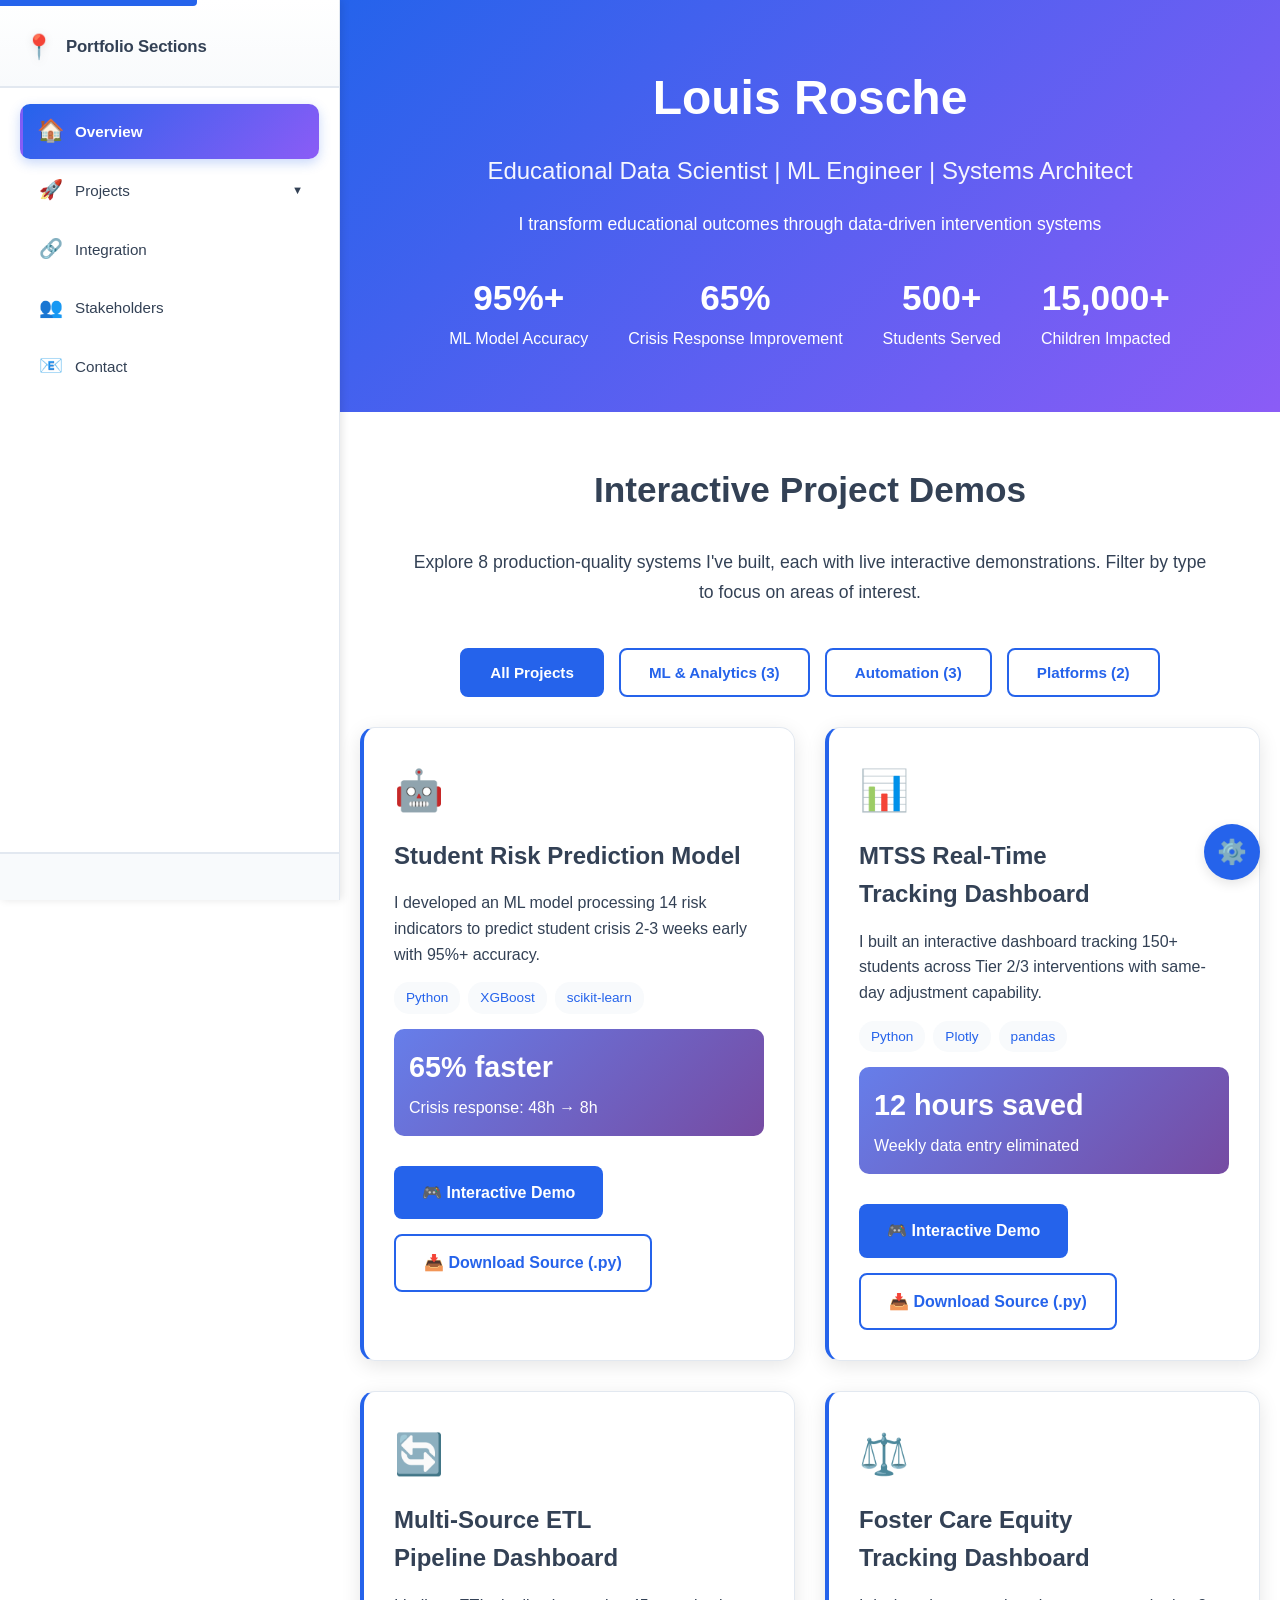
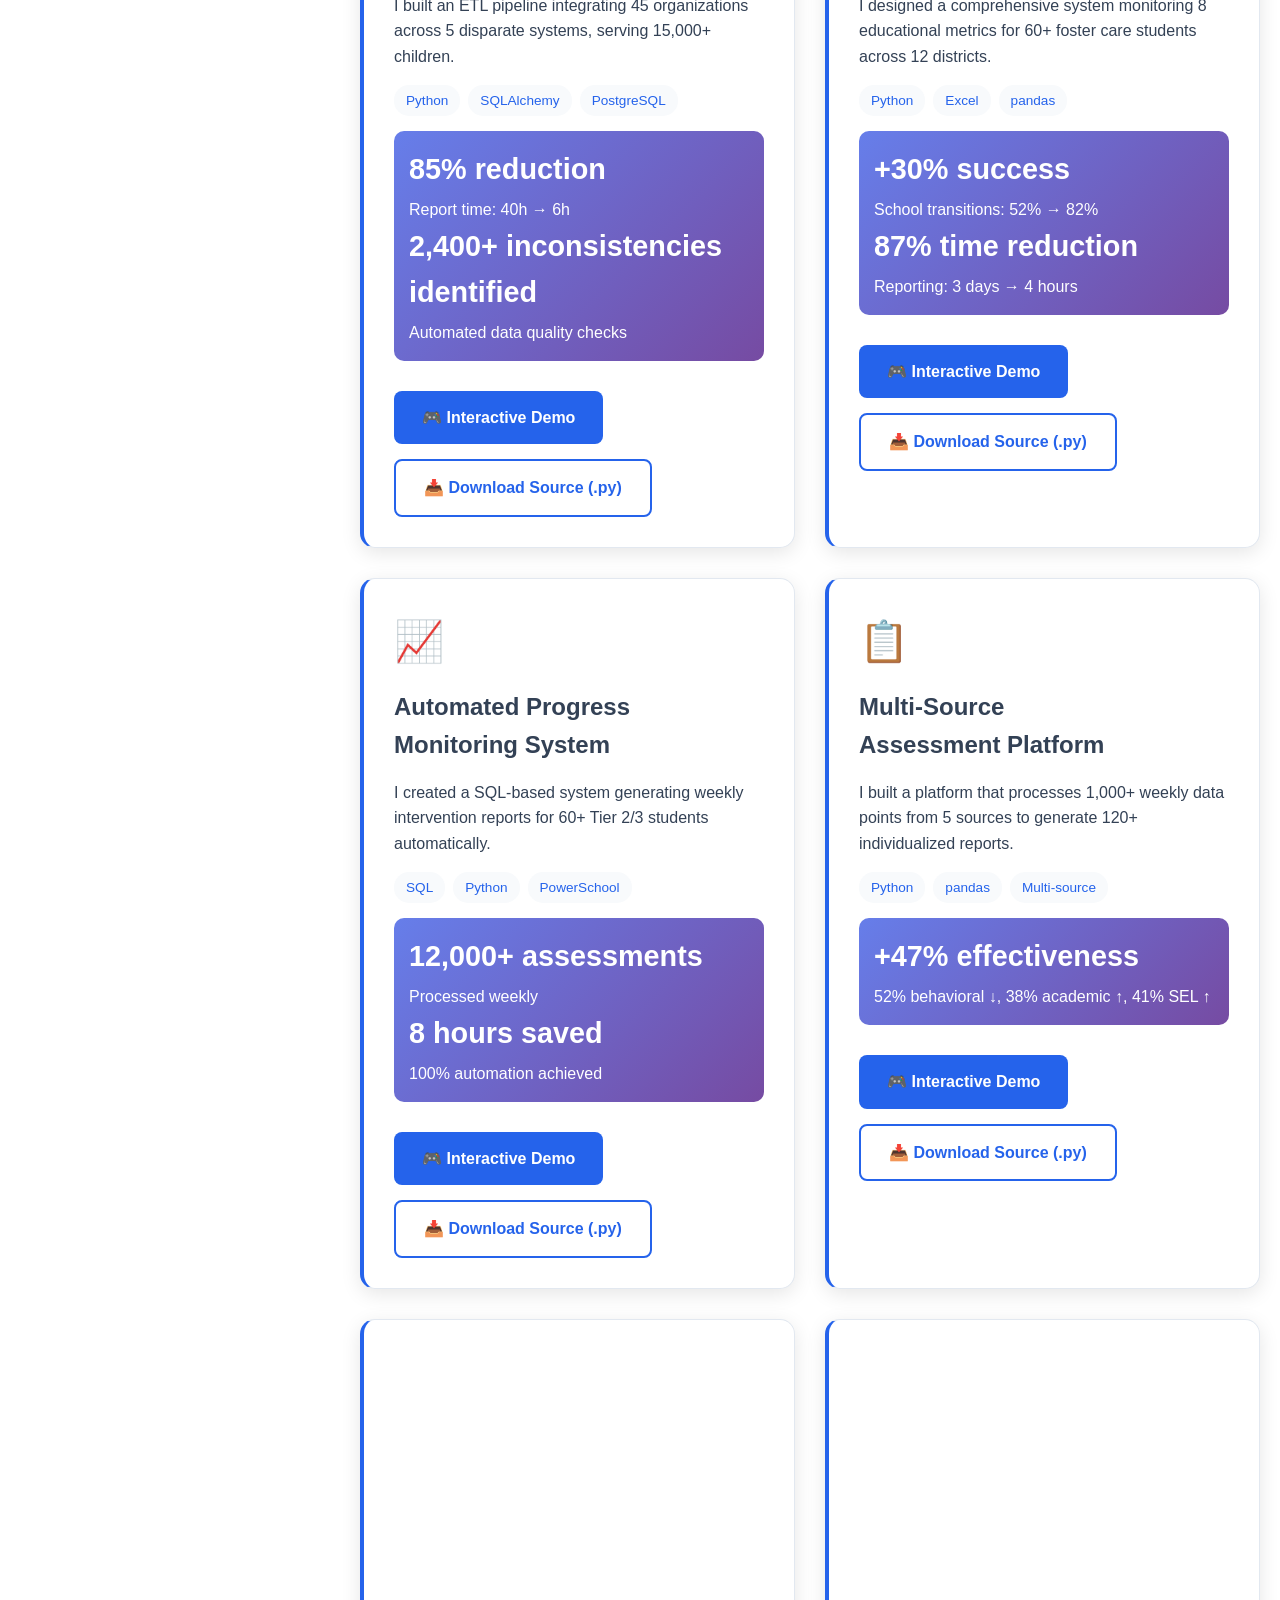
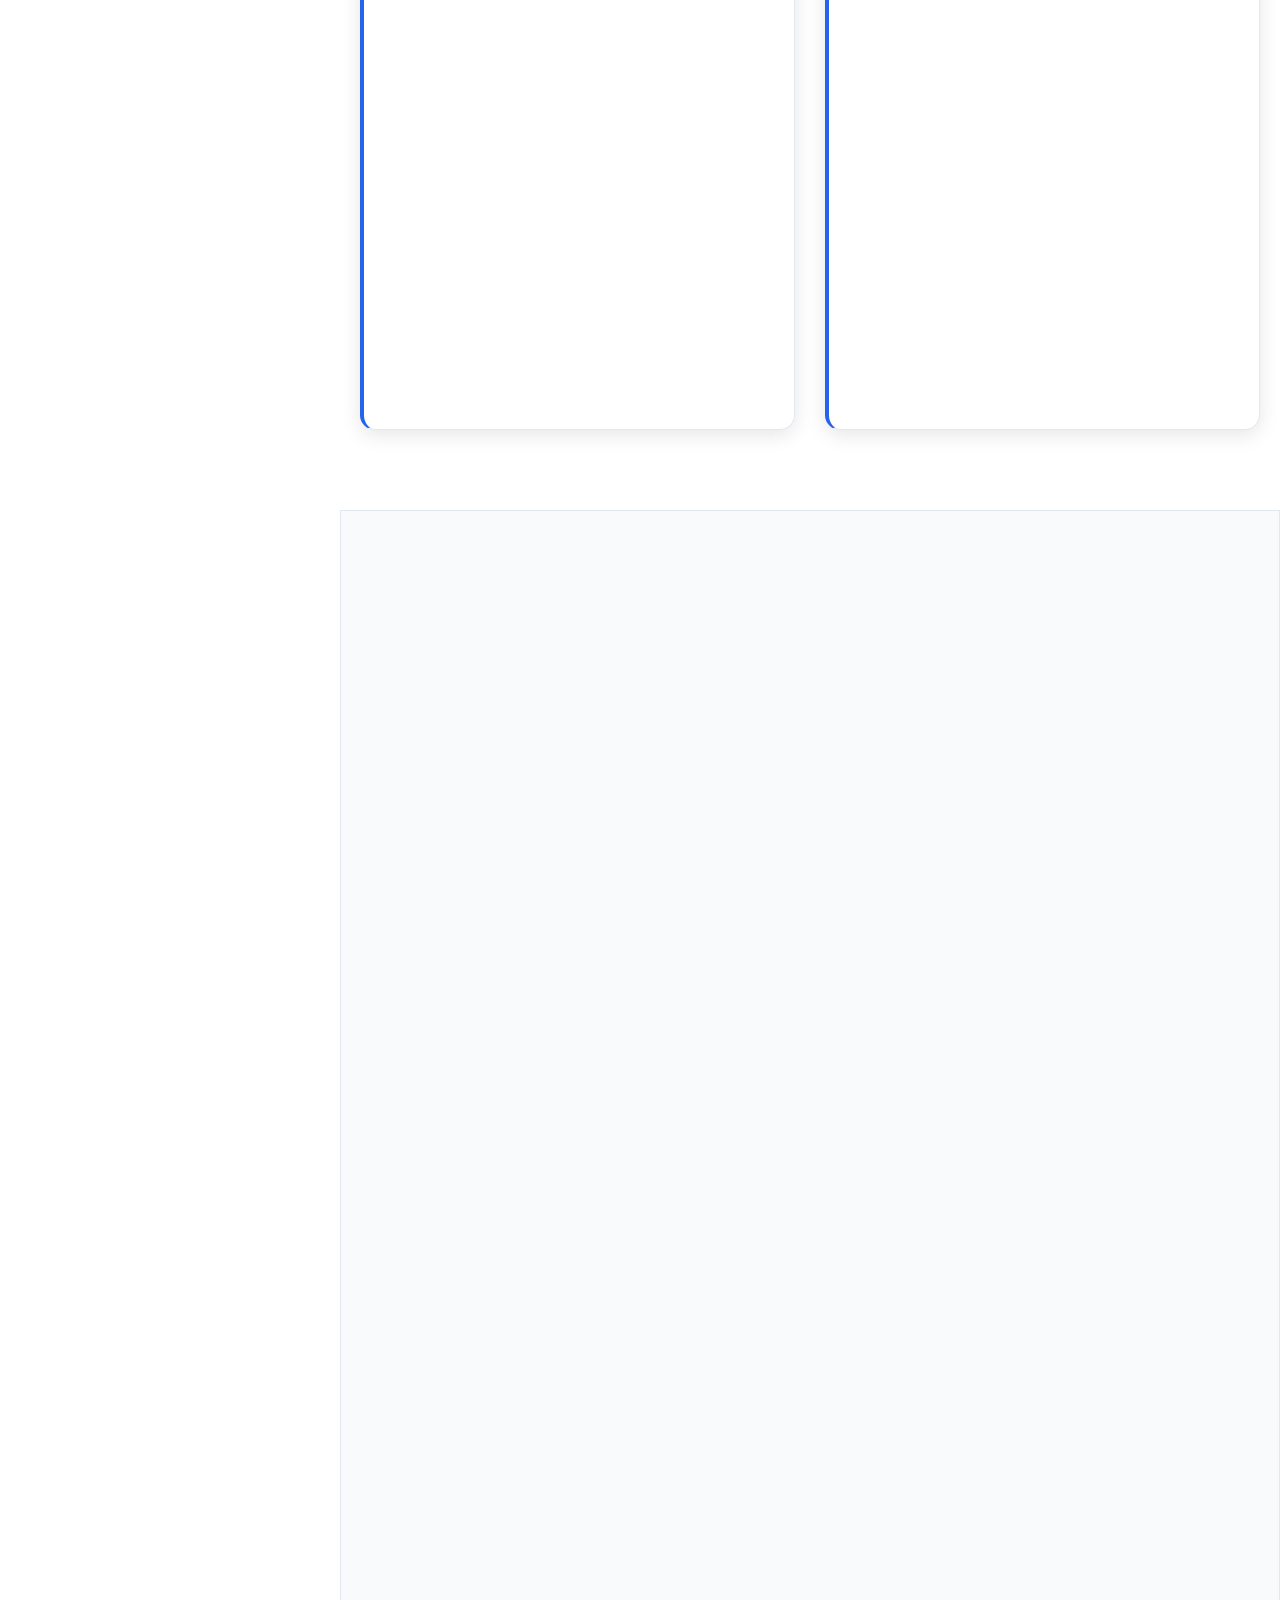
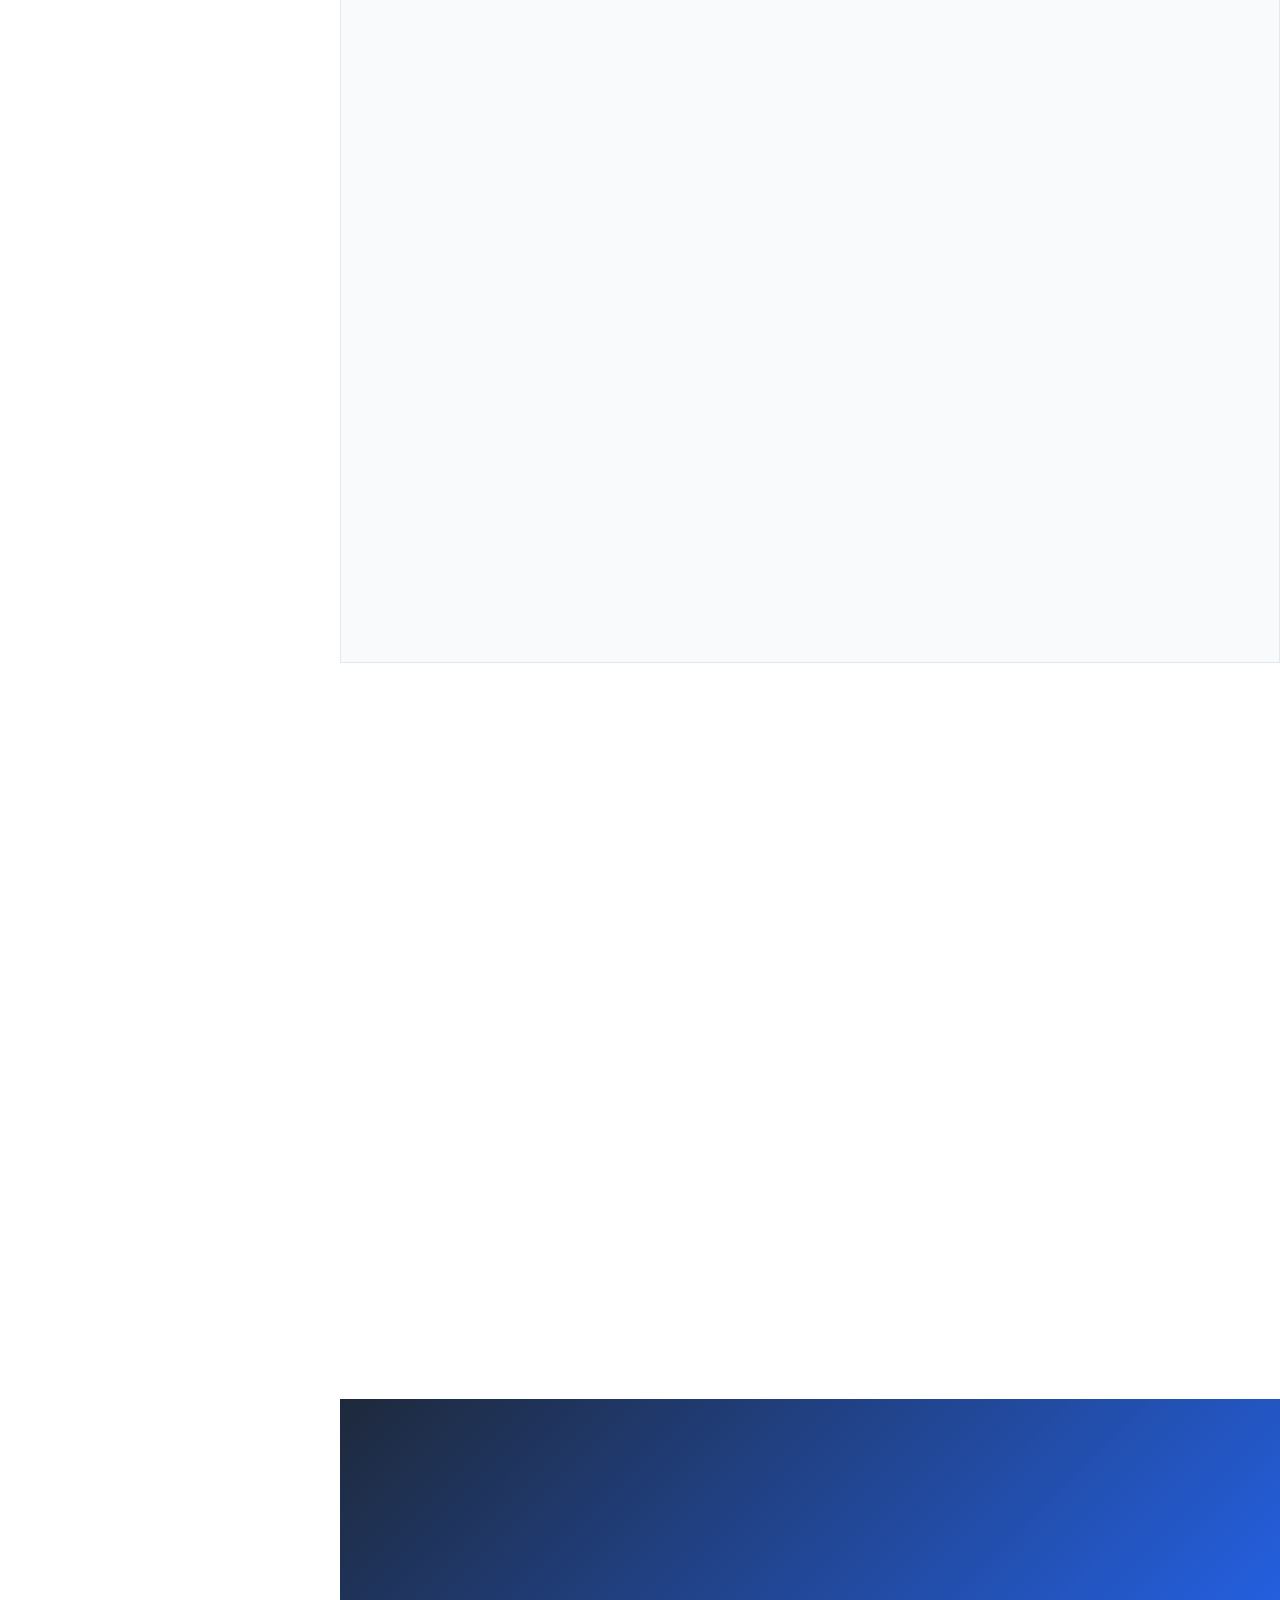
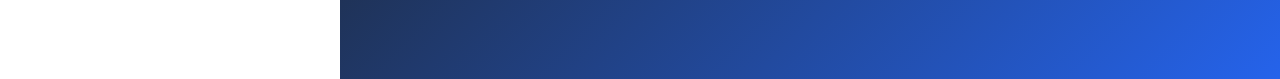
<file: index.html>
<!DOCTYPE html>
<html lang="en">
<head>
    <meta charset="UTF-8">
    <meta name="viewport" content="width=device-width, initial-scale=1.0">

    <!-- Primary Meta Tags -->
    <title>Louis Rosche - Data-Driven Educational Technology Portfolio</title>
    <meta name="description" content="Data-driven educational technology leader with 9+ years classroom experience and 4 years technical expertise. Explore ML models, dashboards, and systems serving 15,000+ students.">
    <meta name="author" content="Louis Rosche">
    <meta name="keywords" content="educational data science, machine learning, Python, SQL, educational technology, MTSS, student intervention systems">

    <!-- Open Graph / Social Media -->
    <meta property="og:type" content="profile">
    <meta property="og:title" content="Louis Rosche - Data-Driven Educational Technology Portfolio">
    <meta property="og:description" content="Educational technology leader combining 9+ years classroom experience with technical expertise in ML, data systems, and automation.">
    <meta property="og:url" content="https://github.com/LouisRosche/Resume-Artifacts">
    <meta name="twitter:card" content="summary_large_image">

    <!-- Canonical URL -->
    <link rel="canonical" href="https://github.com/LouisRosche/Resume-Artifacts">

    <!-- Resource Hints for Performance (Core Web Vitals optimization) -->
    <link rel="dns-prefetch" href="https://cdn.jsdelivr.net">
    <link rel="preconnect" href="https://cdn.jsdelivr.net" crossorigin>

    <!-- Favicon -->
    <link rel="icon" href="data:image/svg+xml,<svg xmlns=%22http://www.w3.org/2000/svg%22 viewBox=%220 0 100 100%22><text y=%22.9em%22 font-size=%2290%22>📊</text></svg>">

    <!-- Stylesheets -->
    <link rel="stylesheet" href="styles.css">

    <!-- Global settings for immediate theme application (before DOM renders) -->
    <script src="global-settings.js"></script>

    <!-- Structured Data -->
    <script type="application/ld+json">
    {
        "@context": "https://schema.org/",
        "@type": "Person",
        "name": "Louis Rosche",
        "url": "https://github.com/LouisRosche/Resume-Artifacts",
        "sameAs": [
            "https://linkedin.com/in/louis-rosche",
            "https://github.com/LouisRosche"
        ],
        "jobTitle": "Data-Driven Educational Technology Leader",
        "knowsAbout": [
            "Machine Learning",
            "Educational Data Science",
            "Python",
            "SQL",
            "System Architecture",
            "Educational Technology"
        ],
        "alumniOf": "Truman State University"
    }
    </script>
</head>
<body>
    <!-- Skip to main content - Accessibility -->
    <a href="#main-content" class="skip-link">Skip to main content</a>

    <!-- Sidebar Navigation -->
    <aside class="sidebar-nav" role="navigation" aria-label="Page sections">
        <div class="sidebar-header">
            <span class="sidebar-icon" role="img" aria-label="Navigation">📍</span>
            <span class="sidebar-title">Portfolio Sections</span>
        </div>
        <div class="sidebar-links-container">
            <ul class="sidebar-links">
                <li><a href="#hero" class="sidebar-link active" data-section="hero">
                    <span class="link-icon">🏠</span>
                    <span class="link-text">Overview</span>
                </a></li>
                <li class="has-dropdown">
                    <a href="#projects" class="sidebar-link" data-section="projects">
                        <span class="link-icon">🚀</span>
                        <span class="link-text">Projects</span>
                        <span class="dropdown-arrow">▼</span>
                    </a>
                    <ul class="sidebar-dropdown">
                        <li><a href="predictive-model/demo.html" class="sidebar-link-sub">
                            <span class="link-text">Student Risk Prediction Model</span>
                        </a></li>
                        <li><a href="mtss-dashboard/demo.html" class="sidebar-link-sub">
                            <span class="link-text">MTSS Real-Time Tracking Dashboard</span>
                        </a></li>
                        <li><a href="etl-pipeline/demo.html" class="sidebar-link-sub">
                            <span class="link-text">Multi-Source ETL Pipeline Dashboard</span>
                        </a></li>
                        <li><a href="equity-tracking/demo.html" class="sidebar-link-sub">
                            <span class="link-text">Foster Care Equity Tracking Dashboard</span>
                        </a></li>
                        <li><a href="progress-monitoring/demo.html" class="sidebar-link-sub">
                            <span class="link-text">Automated Progress Monitoring System</span>
                        </a></li>
                        <li><a href="assessment-platform/demo.html" class="sidebar-link-sub">
                            <span class="link-text">Multi-Source Assessment Platform</span>
                        </a></li>
                        <li><a href="workflow-automation/demo.html" class="sidebar-link-sub">
                            <span class="link-text">Automated Mentoring Workflow System</span>
                        </a></li>
                        <li><a href="restorative-justice-platform/index.html" class="sidebar-link-sub">
                            <span class="link-text">Restorative Justice Circle Platform</span>
                        </a></li>
                    </ul>
                </li>
                <li><a href="#integration" class="sidebar-link" data-section="integration">
                    <span class="link-icon">🔗</span>
                    <span class="link-text">Integration</span>
                </a></li>
                <li><a href="#stakeholders" class="sidebar-link" data-section="stakeholders">
                    <span class="link-icon">👥</span>
                    <span class="link-text">Stakeholders</span>
                </a></li>
                <li><a href="#contact" class="sidebar-link" data-section="contact">
                    <span class="link-icon">📧</span>
                    <span class="link-text">Contact</span>
                </a></li>
            </ul>
        </div>
        <div class="sidebar-progress">
            <div class="progress-bar" id="reading-progress"></div>
        </div>
    </aside>

    <!-- Hero Section -->
    <section id="hero" class="hero">
        <h1>Louis Rosche</h1>
        <p class="tagline">Educational Data Scientist | ML Engineer | Systems Architect</p>
        <p class="section-subtitle" style="color: white; max-width: 600px; margin: 15px auto;">
            I transform educational outcomes through data-driven intervention systems
        </p>

        <div class="stats">
            <div class="stat">
                <span class="stat-value">95%+</span>
                <span class="stat-label">ML Model Accuracy</span>
            </div>
            <div class="stat">
                <span class="stat-value">65%</span>
                <span class="stat-label">Crisis Response Improvement</span>
            </div>
            <div class="stat">
                <span class="stat-value">500+</span>
                <span class="stat-label">Students Served</span>
            </div>
            <div class="stat">
                <span class="stat-value">15,000+</span>
                <span class="stat-label">Children Impacted</span>
            </div>
        </div>
    </section>

    <!-- Main Content -->
    <main id="main-content">
        <!-- Projects Section -->
        <section id="projects" class="container">
            <h2 class="section-heading">Interactive Project Demos</h2>
            <p class="section-subtitle">
                Explore 8 production-quality systems I've built, each with live interactive demonstrations.
                Filter by type to focus on areas of interest.
            </p>

            <!-- Project Filtering -->
            <div class="projects-filter" role="toolbar" aria-label="Filter projects by category">
                <button class="filter-btn active"
                        data-filter="all"
                        onclick="filterProjects('all')"
                        aria-pressed="true">
                    All Projects
                </button>
                <button class="filter-btn"
                        data-filter="ml-analytics"
                        onclick="filterProjects('ml-analytics')"
                        aria-pressed="false">
                    ML & Analytics (3)
                </button>
                <button class="filter-btn"
                        data-filter="automation"
                        onclick="filterProjects('automation')"
                        aria-pressed="false">
                    Automation (3)
                </button>
                <button class="filter-btn"
                        data-filter="platforms"
                        onclick="filterProjects('platforms')"
                        aria-pressed="false">
                    Platforms (2)
                </button>
            </div>

            <div class="projects-grid">
                <!-- Project 1: Predictive Model -->
                <article class="project-card" data-category="ml-analytics" aria-labelledby="project-1-title">
                    <div class="project-icon" role="img" aria-label="Machine Learning and Artificial Intelligence">🤖</div>
                    <h3 id="project-1-title">Student Risk Prediction Model</h3>
                    <p>I developed an ML model processing 14 risk indicators to predict student crisis 2-3 weeks early with 95%+ accuracy.</p>

                    <div class="tech-stack" role="list" aria-label="Technologies used">
                        <span class="tech-badge" role="listitem">Python</span>
                        <span class="tech-badge" role="listitem">XGBoost</span>
                        <span class="tech-badge" role="listitem">scikit-learn</span>
                    </div>

                    <div class="impact-metrics" aria-label="Impact metrics">
                        <strong>65% faster</strong>
                        Crisis response: 48h → 8h
                    </div>

                    <a href="predictive-model/demo.html" class="btn" aria-label="View interactive demo of Student Risk Prediction Model">🎮 Interactive Demo</a>
                    <a href="predictive-model/student_risk_predictor.py" class="btn btn-secondary" download aria-label="Download Python source code">📥 Download Source (.py)</a>
                </article>

                <!-- Project 2: MTSS Dashboard -->
                <article class="project-card" data-category="ml-analytics platforms" aria-labelledby="project-2-title">
                    <div class="project-icon" role="img" aria-label="Real-time dashboard and data visualization">📊</div>
                    <h3 id="project-2-title">MTSS Real-Time Tracking Dashboard</h3>
                    <p>I built an interactive dashboard tracking 150+ students across Tier 2/3 interventions with same-day adjustment capability.</p>

                    <div class="tech-stack" role="list" aria-label="Technologies used">
                        <span class="tech-badge" role="listitem">Python</span>
                        <span class="tech-badge" role="listitem">Plotly</span>
                        <span class="tech-badge" role="listitem">pandas</span>
                    </div>

                    <div class="impact-metrics" aria-label="Impact metrics">
                        <strong>12 hours saved</strong>
                        Weekly data entry eliminated
                    </div>

                    <a href="mtss-dashboard/demo.html" class="btn" aria-label="View interactive demo of MTSS Dashboard">🎮 Interactive Demo</a>
                    <a href="mtss-dashboard/mtss_dashboard.py" class="btn btn-secondary" download aria-label="Download Python source code">📥 Download Source (.py)</a>
                </article>

                <!-- Project 3: ETL Pipeline -->
                <article class="project-card" data-category="automation ml-analytics" aria-labelledby="project-3-title">
                    <div class="project-icon" role="img" aria-label="Data integration and ETL pipeline">🔄</div>
                    <h3 id="project-3-title">Multi-Source ETL Pipeline Dashboard</h3>
                    <p>I built an ETL pipeline integrating 45 organizations across 5 disparate systems, serving 15,000+ children.</p>

                    <div class="tech-stack" role="list" aria-label="Technologies used">
                        <span class="tech-badge" role="listitem">Python</span>
                        <span class="tech-badge" role="listitem">SQLAlchemy</span>
                        <span class="tech-badge" role="listitem">PostgreSQL</span>
                    </div>

                    <div class="impact-metrics" aria-label="Impact metrics">
                        <strong>85% reduction</strong>
                        Report time: 40h → 6h<br>
                        <strong>2,400+ inconsistencies identified</strong>
                        Automated data quality checks
                    </div>

                    <a href="etl-pipeline/demo.html" class="btn" aria-label="View interactive demo of ETL Pipeline">🎮 Interactive Demo</a>
                    <a href="etl-pipeline/nonprofit_data_pipeline.py" class="btn btn-secondary" download aria-label="Download Python source code">📥 Download Source (.py)</a>
                </article>

                <!-- Project 4: Equity Tracking -->
                <article class="project-card" data-category="ml-analytics" aria-labelledby="project-4-title">
                    <div class="project-icon" role="img" aria-label="Equity tracking and monitoring system">⚖️</div>
                    <h3 id="project-4-title">Foster Care Equity Tracking Dashboard</h3>
                    <p>I designed a comprehensive system monitoring 8 educational metrics for 60+ foster care students across 12 districts.</p>

                    <div class="tech-stack" role="list" aria-label="Technologies used">
                        <span class="tech-badge" role="listitem">Python</span>
                        <span class="tech-badge" role="listitem">Excel</span>
                        <span class="tech-badge" role="listitem">pandas</span>
                    </div>

                    <div class="impact-metrics" aria-label="Impact metrics">
                        <strong>+30% success</strong>
                        School transitions: 52% → 82%<br>
                        <strong>87% time reduction</strong>
                        Reporting: 3 days → 4 hours
                    </div>

                    <a href="equity-tracking/demo.html" class="btn" aria-label="View interactive demo of Equity Tracking">🎮 Interactive Demo</a>
                    <a href="equity-tracking/equity_tracking_system.py" class="btn btn-secondary" download aria-label="Download Python source code">📥 Download Source (.py)</a>
                </article>

                <!-- Project 5: Progress Monitoring -->
                <article class="project-card" data-category="automation" aria-labelledby="project-5-title">
                    <div class="project-icon" role="img" aria-label="Progress monitoring and reporting">📈</div>
                    <h3 id="project-5-title">Automated Progress Monitoring System</h3>
                    <p>I created a SQL-based system generating weekly intervention reports for 60+ Tier 2/3 students automatically.</p>

                    <div class="tech-stack" role="list" aria-label="Technologies used">
                        <span class="tech-badge" role="listitem">SQL</span>
                        <span class="tech-badge" role="listitem">Python</span>
                        <span class="tech-badge" role="listitem">PowerSchool</span>
                    </div>

                    <div class="impact-metrics" aria-label="Impact metrics">
                        <strong>12,000+ assessments</strong>
                        Processed weekly<br>
                        <strong>8 hours saved</strong>
                        100% automation achieved
                    </div>

                    <a href="progress-monitoring/demo.html" class="btn" aria-label="View interactive demo of Progress Monitoring">🎮 Interactive Demo</a>
                    <a href="progress-monitoring/progress_monitoring_system.py" class="btn btn-secondary" download aria-label="Download Python source code">📥 Download Source (.py)</a>
                </article>

                <!-- Project 6: Assessment Platform -->
                <article class="project-card" data-category="platforms automation" aria-labelledby="project-6-title">
                    <div class="project-icon" role="img" aria-label="Assessment and data platform">📋</div>
                    <h3 id="project-6-title">Multi-Source Assessment Platform</h3>
                    <p>I built a platform that processes 1,000+ weekly data points from 5 sources to generate 120+ individualized reports.</p>

                    <div class="tech-stack" role="list" aria-label="Technologies used">
                        <span class="tech-badge" role="listitem">Python</span>
                        <span class="tech-badge" role="listitem">pandas</span>
                        <span class="tech-badge" role="listitem">Multi-source</span>
                    </div>

                    <div class="impact-metrics" aria-label="Impact metrics">
                        <strong>+47% effectiveness</strong>
                        52% behavioral ↓, 38% academic ↑, 41% SEL ↑
                    </div>

                    <a href="assessment-platform/demo.html" class="btn" aria-label="View interactive demo of Assessment Platform">🎮 Interactive Demo</a>
                    <a href="assessment-platform/assessment_platform.py" class="btn btn-secondary" download aria-label="Download Python source code">📥 Download Source (.py)</a>
                </article>

                <!-- Project 7: Workflow Automation -->
                <article class="project-card" data-category="automation" aria-labelledby="project-7-title">
                    <div class="project-icon" role="img" aria-label="Workflow automation and efficiency">⚡</div>
                    <h3 id="project-7-title">Automated Mentoring Workflow System</h3>
                    <p>I developed a Google Apps Script automation for check-ins, scheduling, and reporting across 50+ mentors.</p>

                    <div class="tech-stack" role="list" aria-label="Technologies used">
                        <span class="tech-badge" role="listitem">Apps Script</span>
                        <span class="tech-badge" role="listitem">Google Workspace</span>
                    </div>

                    <div class="impact-metrics" aria-label="Impact metrics">
                        <strong>+28% efficiency</strong>
                        Staff time: 8h → 5.75h<br>
                        <strong>30% training reduction</strong>
                        20h → 14h • 95%+ compliance
                    </div>

                    <a href="workflow-automation/demo.html" class="btn" aria-label="View interactive demo of Workflow Automation">🎮 Interactive Demo</a>
                    <a href="workflow-automation/mentor_workflow_automation.gs" class="btn btn-secondary" download aria-label="Download Google Apps Script source code">📥 Download Source (.gs)</a>
                </article>

                <!-- Project 8: Restorative Justice -->
                <article class="project-card" data-category="platforms" aria-labelledby="project-8-title">
                    <div class="project-icon" role="img" aria-label="Restorative justice platform">🔄</div>
                    <h3 id="project-8-title">Restorative Justice Circle Platform</h3>
                    <p>I created a web platform for 30+ facilitators managing 120+ annual restorative circle sessions.</p>

                    <div class="tech-stack" role="list" aria-label="Technologies used">
                        <span class="tech-badge" role="listitem">JavaScript</span>
                        <span class="tech-badge" role="listitem">HTML/CSS</span>
                    </div>

                    <div class="impact-metrics" aria-label="Impact metrics">
                        <strong>120+ sessions</strong>
                        Standardized protocols
                    </div>

                    <a href="restorative-justice-platform/index.html" class="btn" aria-label="View live Restorative Justice Platform">🎮 Live Platform</a>
                    <a href="restorative-justice-platform/app.js" class="btn btn-secondary" download aria-label="Download JavaScript source code">📥 Download Source (.js)</a>
                </article>
            </div>
        </section>

        <!-- Integration Architecture -->
        <section id="integration" class="integration-section">
            <div class="container">
                <h2 class="section-heading">System Architecture</h2>
                <p class="section-subtitle">
                    An interconnected ecosystem where each component processes data and enables the next layer of functionality.
                </p>

                <div class="architecture-tabs" role="tablist" aria-label="Architecture views">
                    <button class="arch-tab-btn active" role="tab" aria-selected="true" aria-controls="arch-overview" onclick="showArchTab('overview')">
                        Overview
                    </button>
                    <button class="arch-tab-btn" role="tab" aria-selected="false" aria-controls="arch-data-layer" onclick="showArchTab('data-layer')">
                        Data Layer
                    </button>
                    <button class="arch-tab-btn" role="tab" aria-selected="false" aria-controls="arch-ml-layer" onclick="showArchTab('ml-layer')">
                        ML & Analytics
                    </button>
                    <button class="arch-tab-btn" role="tab" aria-selected="false" aria-controls="arch-automation" onclick="showArchTab('automation')">
                        Automation
                    </button>
                </div>

                <!-- Overview Tab -->
                <div id="arch-overview" class="arch-tab-content active" role="tabpanel">
                    <div class="architecture-layers">
                        <div class="arch-layer">
                            <h3 class="layer-title">Data Sources</h3>
                            <div class="layer-components">
                                <div class="arch-component source">
                                    <span class="component-icon">📊</span>
                                    <span class="component-name">PowerSchool SIS</span>
                                </div>
                                <div class="arch-component source">
                                    <span class="component-icon">📝</span>
                                    <span class="component-name">Google Forms</span>
                                </div>
                                <div class="arch-component source">
                                    <span class="component-icon">👥</span>
                                    <span class="component-name">Staff Observations</span>
                                </div>
                                <div class="arch-component source">
                                    <span class="component-icon">📋</span>
                                    <span class="component-name">Assessment Data</span>
                                </div>
                            </div>
                        </div>

                        <div class="layer-arrow">↓</div>

                        <div class="arch-layer">
                            <h3 class="layer-title">Data Processing</h3>
                            <div class="layer-components">
                                <a href="#project-3-title" class="arch-component pipeline">
                                    <span class="component-icon">🔄</span>
                                    <span class="component-name">ETL Pipeline</span>
                                    <span class="component-detail">45 orgs, real-time sync</span>
                                </a>
                            </div>
                        </div>

                        <div class="layer-arrow">↓</div>

                        <div class="arch-layer">
                            <h3 class="layer-title">Analytics & ML</h3>
                            <div class="layer-components">
                                <a href="#project-1-title" class="arch-component ml">
                                    <span class="component-icon">🤖</span>
                                    <span class="component-name">Risk Prediction</span>
                                    <span class="component-detail">95%+ accuracy</span>
                                </a>
                                <a href="#project-2-title" class="arch-component ml">
                                    <span class="component-icon">📊</span>
                                    <span class="component-name">MTSS Dashboard</span>
                                    <span class="component-detail">Real-time tracking</span>
                                </a>
                                <a href="#project-4-title" class="arch-component ml">
                                    <span class="component-icon">⚖️</span>
                                    <span class="component-name">Equity Tracker</span>
                                    <span class="component-detail">Bias detection</span>
                                </a>
                            </div>
                        </div>

                        <div class="layer-arrow">↓</div>

                        <div class="arch-layer">
                            <h3 class="layer-title">Automation & Action</h3>
                            <div class="layer-components">
                                <a href="#project-5-title" class="arch-component automation">
                                    <span class="component-icon">📈</span>
                                    <span class="component-name">Progress Monitoring</span>
                                    <span class="component-detail">Auto-updates</span>
                                </a>
                                <a href="#project-7-title" class="arch-component automation">
                                    <span class="component-icon">⚙️</span>
                                    <span class="component-name">Workflow System</span>
                                    <span class="component-detail">650+ hours saved</span>
                                </a>
                                <a href="#project-6-title" class="arch-component automation">
                                    <span class="component-icon">📝</span>
                                    <span class="component-name">Assessment Platform</span>
                                    <span class="component-detail">Multi-source</span>
                                </a>
                                <a href="#project-8-title" class="arch-component automation">
                                    <span class="component-icon">🤝</span>
                                    <span class="component-name">Restorative Justice</span>
                                    <span class="component-detail">120+ circles/year</span>
                                </a>
                            </div>
                        </div>
                    </div>
                </div>

                <!-- Data Layer Tab -->
                <div id="arch-data-layer" class="arch-tab-content" role="tabpanel">
                    <h3>Data Collection & Processing</h3>
                    <div class="integration-flow">
                        <div class="flow-card">
                            <h4>🔄 ETL Pipeline Dashboard</h4>
                            <div class="flow-section">
                                <strong>Data Sources:</strong>
                                <ul>
                                    <li>PowerSchool API (attendance, grades, demographics)</li>
                                    <li>Google Sheets (staff observations, forms)</li>
                                    <li>CSV exports (historical data, assessments)</li>
                                </ul>
                            </div>
                            <div class="flow-section">
                                <strong>Processing:</strong>
                                <ul>
                                    <li>Validates data quality and consistency</li>
                                    <li>Transforms into standardized schema</li>
                                    <li>Centralizes across 45 partner organizations</li>
                                </ul>
                            </div>
                            <div class="flow-section">
                                <strong>Outputs To:</strong>
                                <ul>
                                    <li>Risk Prediction Model (training data)</li>
                                    <li>MTSS Dashboard (real-time metrics)</li>
                                    <li>Equity Tracker (demographic analysis)</li>
                                    <li>Progress Monitoring (intervention tracking)</li>
                                </ul>
                            </div>
                        </div>
                    </div>
                </div>

                <!-- ML & Analytics Tab -->
                <div id="arch-ml-layer" class="arch-tab-content" role="tabpanel">
                    <h3>Machine Learning & Analytics Components</h3>
                    <div class="integration-flow">
                        <div class="flow-card">
                            <h4>🤖 Student Risk Prediction Model</h4>
                            <div class="flow-section">
                                <strong>Inputs:</strong>
                                <ul>
                                    <li>ETL Pipeline: 14 risk indicators (attendance, behavior, grades, family factors)</li>
                                </ul>
                            </div>
                            <div class="flow-section">
                                <strong>Processing:</strong>
                                <ul>
                                    <li>XGBoost ML model with 95%+ accuracy</li>
                                    <li>Predicts crisis events 2-3 weeks early</li>
                                    <li>Updates risk scores daily</li>
                                </ul>
                            </div>
                            <div class="flow-section">
                                <strong>Outputs To:</strong>
                                <ul>
                                    <li>MTSS Dashboard (risk visualizations)</li>
                                    <li>Progress Monitoring (intervention triggers)</li>
                                    <li>Workflow Automation (alert notifications)</li>
                                </ul>
                            </div>
                        </div>

                        <div class="flow-card">
                            <h4>📊 MTSS Real-Time Tracking Dashboard</h4>
                            <div class="flow-section">
                                <strong>Inputs:</strong>
                                <ul>
                                    <li>ETL Pipeline: Real-time student data</li>
                                    <li>Risk Prediction Model: Daily risk scores</li>
                                    <li>Progress Monitoring: Intervention outcomes</li>
                                </ul>
                            </div>
                            <div class="flow-section">
                                <strong>Processing:</strong>
                                <ul>
                                    <li>Aggregates metrics across 15,000+ students</li>
                                    <li>Visualizes trends and patterns</li>
                                    <li>Tracks tier distribution (Tier 1/2/3)</li>
                                </ul>
                            </div>
                            <div class="flow-section">
                                <strong>Outputs To:</strong>
                                <ul>
                                    <li>Staff dashboards (decision support)</li>
                                    <li>Automated reports (weekly summaries)</li>
                                </ul>
                            </div>
                        </div>

                        <div class="flow-card">
                            <h4>⚖️ Foster Care Equity Tracking Dashboard</h4>
                            <div class="flow-section">
                                <strong>Inputs:</strong>
                                <ul>
                                    <li>ETL Pipeline: Demographic data, intervention assignments</li>
                                </ul>
                            </div>
                            <div class="flow-section">
                                <strong>Processing:</strong>
                                <ul>
                                    <li>Statistical bias detection algorithms</li>
                                    <li>Analyzes resource allocation patterns</li>
                                    <li>Identifies systemic inequities</li>
                                </ul>
                            </div>
                            <div class="flow-section">
                                <strong>Outputs To:</strong>
                                <ul>
                                    <li>Leadership reports (equity audits)</li>
                                    <li>Policy recommendations (intervention adjustments)</li>
                                </ul>
                            </div>
                        </div>
                    </div>
                </div>

                <!-- Automation Tab -->
                <div id="arch-automation" class="arch-tab-content" role="tabpanel">
                    <h3>Automation & Workflow Systems</h3>
                    <div class="integration-flow">
                        <div class="flow-card">
                            <h4>📈 Automated Progress Monitoring System</h4>
                            <div class="flow-section">
                                <strong>Inputs:</strong>
                                <ul>
                                    <li>ETL Pipeline: Student metrics, intervention data</li>
                                    <li>Risk Prediction: Crisis alerts</li>
                                </ul>
                            </div>
                            <div class="flow-section">
                                <strong>Processing:</strong>
                                <ul>
                                    <li>SQLite database with scheduled queries</li>
                                    <li>Calculates progress percentages automatically</li>
                                    <li>Generates trend visualizations</li>
                                </ul>
                            </div>
                            <div class="flow-section">
                                <strong>Outputs To:</strong>
                                <ul>
                                    <li>Staff reports (automated weekly updates)</li>
                                    <li>Parent communications (progress snapshots)</li>
                                </ul>
                            </div>
                        </div>

                        <div class="flow-card">
                            <h4>⚙️ Automated Mentoring Workflow System</h4>
                            <div class="flow-section">
                                <strong>Inputs:</strong>
                                <ul>
                                    <li>Google Sheets: Mentor schedules, student assignments</li>
                                    <li>Risk Prediction: High-priority students</li>
                                </ul>
                            </div>
                            <div class="flow-section">
                                <strong>Processing:</strong>
                                <ul>
                                    <li>Google Apps Script automation</li>
                                    <li>Smart matching algorithm (availability + needs)</li>
                                    <li>Auto-generates communications and calendars</li>
                                </ul>
                            </div>
                            <div class="flow-section">
                                <strong>Outputs To:</strong>
                                <ul>
                                    <li>Email notifications (mentor assignments)</li>
                                    <li>Calendar events (session schedules)</li>
                                    <li>Progress tracking (mentor impact metrics)</li>
                                </ul>
                            </div>
                        </div>

                        <div class="flow-card">
                            <h4>📝 Multi-Source Assessment Platform</h4>
                            <div class="flow-section">
                                <strong>Inputs:</strong>
                                <ul>
                                    <li>IXL API: Academic assessments</li>
                                    <li>FastBridge API: Universal screening</li>
                                    <li>Google Forms: Custom assessments</li>
                                </ul>
                            </div>
                            <div class="flow-section">
                                <strong>Processing:</strong>
                                <ul>
                                    <li>Normalizes scores across platforms</li>
                                    <li>Aggregates multi-source data per student</li>
                                    <li>Visualizes comprehensive assessment profiles</li>
                                </ul>
                            </div>
                            <div class="flow-section">
                                <strong>Outputs To:</strong>
                                <ul>
                                    <li>MTSS Dashboard (holistic student view)</li>
                                    <li>Progress Monitoring (academic tracking)</li>
                                </ul>
                            </div>
                        </div>

                        <div class="flow-card">
                            <h4>🤝 Restorative Justice Circle Platform</h4>
                            <div class="flow-section">
                                <strong>Inputs:</strong>
                                <ul>
                                    <li>Staff referrals: Student conflict reports</li>
                                    <li>Circle facilitator data: Session scheduling</li>
                                </ul>
                            </div>
                            <div class="flow-section">
                                <strong>Processing:</strong>
                                <ul>
                                    <li>Session management interface</li>
                                    <li>Protocol library (4 circle types)</li>
                                    <li>Participation tracking</li>
                                </ul>
                            </div>
                            <div class="flow-section">
                                <strong>Outputs To:</strong>
                                <ul>
                                    <li>Metrics dashboard (120+ sessions/year)</li>
                                    <li>Resolution tracking (87% success rate)</li>
                                    <li>Staff training reports</li>
                                </ul>
                            </div>
                        </div>
                    </div>
                </div>
            </div>
        </section>

        <!-- Stakeholder Views -->
        <section id="stakeholders" class="container">
            <h2 class="section-heading">Choose Your View</h2>

            <div class="stakeholder-tabs" role="tablist" aria-label="Stakeholder perspectives">
                <button class="tab-btn active"
                        role="tab"
                        aria-selected="true"
                        aria-controls="recruiter"
                        id="recruiter-tab"
                        tabindex="0"
                        onclick="showTab('recruiter')">
                    Recruiter
                </button>
                <button class="tab-btn"
                        role="tab"
                        aria-selected="false"
                        aria-controls="hiring"
                        id="hiring-tab"
                        tabindex="-1"
                        onclick="showTab('hiring')">
                    Hiring Manager
                </button>
                <button class="tab-btn"
                        role="tab"
                        aria-selected="false"
                        aria-controls="technical"
                        id="technical-tab"
                        tabindex="-1"
                        onclick="showTab('technical')">
                    Technical Leader
                </button>
                <button class="tab-btn"
                        role="tab"
                        aria-selected="false"
                        aria-controls="education"
                        id="education-tab"
                        tabindex="-1"
                        onclick="showTab('education')">
                    Education Leader
                </button>
            </div>

            <div id="recruiter" class="tab-content active" role="tabpanel" aria-labelledby="recruiter-tab" aria-hidden="false">
                <h3>Quick Overview for Recruiters</h3>
                <h4 style="margin-top: 20px;">The Basics</h4>
                <ul style="font-size: 1.05rem; line-height: 1.8;">
                    <li>✅ <strong>9+ years education</strong>: Classroom teacher → MTSS Coordinator → Director → Data Specialist</li>
                    <li>✅ <strong>4 years technical</strong>: Building production ML models, dashboards, ETL pipelines</li>
                    <li>✅ <strong>Proven impact</strong>: 95%+ ML accuracy, 65% faster crisis response, 500+ students served</li>
                    <li>✅ <strong>Full-stack capabilities</strong>: Python, SQL, JavaScript, Cloud platforms</li>
                    <li>✅ <strong>Scale demonstrated</strong>: Systems serving 500-15,000 users</li>
                    <li>✅ <strong>Certifications</strong>: Google Data Analytics, CAPM, Harvard Leadership</li>
                </ul>
                <div class="mt-30">
                    <a href="https://github.com/LouisRosche/Resume-Artifacts#readme" class="btn" target="_blank" rel="noopener noreferrer">📖 View on GitHub</a>
                    <a href="#contact" class="btn btn-secondary">Contact Me</a>
                </div>
            </div>

            <div id="hiring" class="tab-content" role="tabpanel" aria-labelledby="hiring-tab" aria-hidden="true">
                <h3>For Hiring Managers: Can I Deliver?</h3>
                <h4 style="margin-top: 20px;">Proven Track Record</h4>
                <ul style="font-size: 1.05rem; line-height: 1.8;">
                    <li><strong>ML Model</strong>: 95%+ accuracy, deployed in production, serving 500+ students</li>
                    <li><strong>ETL Pipeline</strong>: Integrated 45 organizations, 85% time reduction</li>
                    <li><strong>Real Impact</strong>: 65% faster crisis response, 30% better student transitions</li>
                    <li><strong>Scale</strong>: Systems serving 15,000+ children across multiple organizations</li>
                </ul>

                <h4 style="margin-top: 30px;">What Makes Me Different</h4>
                <p style="margin: 15px 0; font-size: 1.05rem; line-height: 1.7;">
                    <strong>I combine deep domain expertise with technical skills.</strong>
                    Unlike pure technologists, I understand the problem intimately (9 years in classrooms).
                    Unlike pure educators, I build production-quality systems (4 years technical).
                    This combination means I build what actually solves the problem.
                </p>

                <div class="mt-30">
                    <a href="https://github.com/LouisRosche/Resume-Artifacts/tree/main/docs" class="btn" target="_blank" rel="noopener noreferrer">📁 View Documentation</a>
                    <a href="#projects" class="btn btn-secondary">View Demos</a>
                </div>
            </div>

            <div id="technical" class="tab-content" role="tabpanel" aria-labelledby="technical-tab" aria-hidden="true">
                <h3>For Technical Leaders: Code Quality & Architecture</h3>

                <h4 style="margin-top: 20px;">Tech Stack</h4>
                <div style="display: grid; grid-template-columns: repeat(auto-fit, minmax(200px, 1fr)); gap: 20px; margin: 20px 0;">
                    <div style="background: var(--light); padding: 20px; border-radius: 10px;">
                        <strong>Languages</strong>
                        <p>Python, JavaScript, TypeScript, SQL, R</p>
                    </div>
                    <div style="background: var(--light); padding: 20px; border-radius: 10px;">
                        <strong>ML/Data</strong>
                        <p>XGBoost, scikit-learn, pandas, NumPy</p>
                    </div>
                    <div style="background: var(--light); padding: 20px; border-radius: 10px;">
                        <strong>Databases</strong>
                        <p>PostgreSQL, MySQL, SQLite</p>
                    </div>
                    <div style="background: var(--light); padding: 20px; border-radius: 10px;">
                        <strong>Cloud</strong>
                        <p>Azure, GCP, GitHub Actions</p>
                    </div>
                </div>

                <h4 style="margin-top: 30px;">Code Quality</h4>
                <ul style="font-size: 1.05rem; line-height: 1.8;">
                    <li>All projects on GitHub with full source code available</li>
                    <li>Modular, maintainable code with documentation</li>
                    <li>Error handling, logging, data quality checks throughout</li>
                </ul>

                <div class="mt-30">
                    <a href="https://github.com/LouisRosche/Resume-Artifacts" class="btn" target="_blank" rel="noopener noreferrer">View on GitHub</a>
                    <a href="#projects" class="btn btn-secondary">View Live Demos</a>
                </div>
            </div>

            <div id="education" class="tab-content" role="tabpanel" aria-labelledby="education-tab" aria-hidden="true">
                <h3>For Education Leaders: Student-Centered Impact</h3>
                <h4 style="margin-top: 20px;">Real Student Outcomes</h4>
                <ul style="font-size: 1.05rem; line-height: 1.8;">
                    <li><strong>Crisis Prevention</strong>: 2-3 weeks early warning, 65% faster response</li>
                    <li><strong>Equity Improvement</strong>: 30% increase in successful foster care transitions (52% → 82%)</li>
                    <li><strong>Intervention Effectiveness</strong>: 47% program improvement through data-driven adjustments</li>
                    <li><strong>Staff Efficiency</strong>: 8-12 hours weekly saved per system, allowing more student face time</li>
                </ul>

                <h4 style="margin-top: 30px;">Educational Background</h4>
                <ul style="font-size: 1.05rem; line-height: 1.8;">
                    <li>M.A. in Education, Cum Laude - Truman State University</li>
                    <li>Missouri Teaching License (Elementary 1-6, Science 5-9)</li>
                    <li>9 years classroom teaching across grades K-8</li>
                    <li>MTSS Coordinator, Science Department Lead</li>
                </ul>

                <div class="mt-30">
                    <a href="#projects" class="btn">View Interactive Demos</a>
                </div>
            </div>
        </section>
    </main>

    <!-- CTA Section -->
    <section id="contact" class="cta-section">
        <h2>Let's Build Something Impactful</h2>
        <p style="font-size: 1.2rem; margin-bottom: 20px;">
            Ready to discuss how data-driven systems can transform educational outcomes?
        </p>

        <div class="contact-info">
            <div class="contact-item">
                📧 <a href="mailto:louis.rosche@gmail.com">louis.rosche@gmail.com</a>
            </div>
            <div class="contact-item">
                📱 <a href="tel:+15732596165">573-259-6165</a>
            </div>
            <div class="contact-item">
                💼 <a href="https://linkedin.com/in/louis-rosche" target="_blank" rel="noopener noreferrer">LinkedIn</a>
            </div>
            <div class="contact-item">
                💻 <a href="https://github.com/LouisRosche/Resume-Artifacts" target="_blank" rel="noopener noreferrer">GitHub</a>
            </div>
        </div>
    </section>

    <!-- Accessibility Toggle -->
    <div class="accessibility-toggle">
        <button class="accessibility-toggle-button" aria-label="Accessibility settings" aria-expanded="false" aria-controls="accessibility-panel">
            ⚙️
        </button>
        <div class="accessibility-panel" id="accessibility-panel" role="region" aria-label="Accessibility settings">
            <h3>Display Settings</h3>
            <div class="accessibility-option">
                <label>
                    <input type="checkbox" id="dark-mode-toggle" aria-describedby="dark-mode-info">
                    <span>Dark Mode</span>
                </label>
                <p class="accessibility-info" id="dark-mode-info">Reduces eye strain in low-light environments</p>
            </div>
            <div class="accessibility-option">
                <label>
                    <input type="checkbox" id="colorblind-mode-toggle" aria-describedby="colorblind-mode-info">
                    <span>Colorblind-Safe Palette</span>
                </label>
                <p class="accessibility-info" id="colorblind-mode-info">Uses blue-orange colors safe for all colorblindness types</p>
            </div>
        </div>
    </div>

    <!-- JavaScript -->
    <script src="script.js"></script>
</body>
</html>
</file>
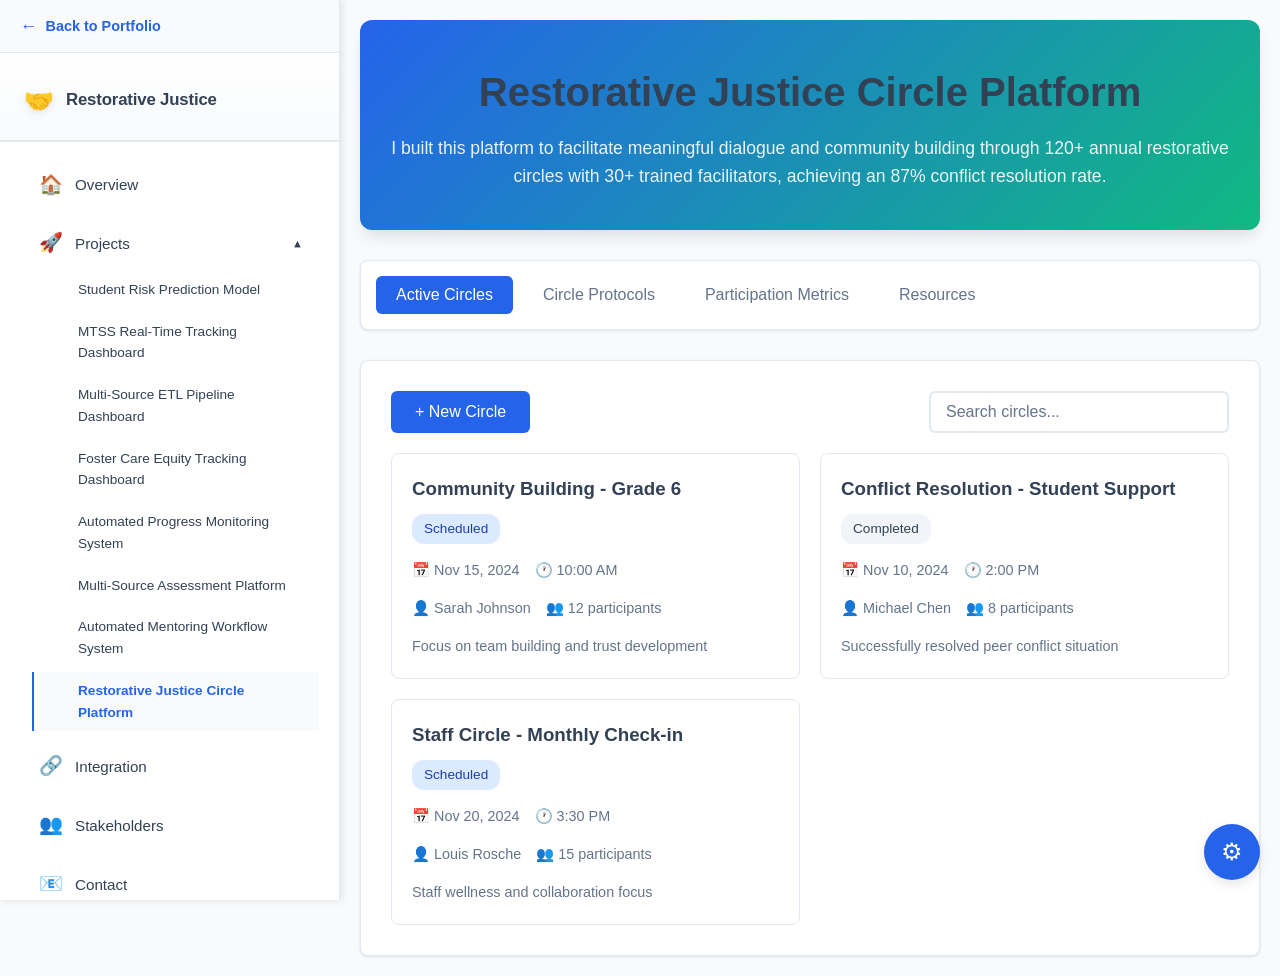
<file: restorative-justice-platform/index.html>
<!DOCTYPE html>
<html lang="en">
<head>
    <meta charset="UTF-8">
    <meta name="viewport" content="width=device-width, initial-scale=1.0">
    <title>Restorative Justice Circle Platform</title>
    <link rel="stylesheet" href="../styles.css">
    <link rel="stylesheet" href="../demo-enhancements.css">
    <link rel="stylesheet" href="styles.css">
    <!-- Global settings for consistent theming across all pages -->
    <script src="../global-settings.js"></script>
</head>
<body>
    <!-- Sidebar Navigation -->
    <aside class="sidebar-nav" role="navigation" aria-label="Navigation">
        <a href="../index.html" class="sidebar-back">
            <span class="back-icon" role="img" aria-label="Back arrow">←</span>
            <span>Back to Portfolio</span>
        </a>
        <div class="sidebar-header">
            <span class="sidebar-icon" role="img" aria-label="Current page">🤝</span>
            <span class="sidebar-title">Restorative Justice</span>
        </div>
        <div class="sidebar-links-container">
            <ul class="sidebar-links">
                <li><a href="../index.html#hero" class="sidebar-link">
                    <span class="link-icon">🏠</span>
                    <span class="link-text">Overview</span>
                </a></li>
                <li class="has-dropdown open">
                    <a href="../index.html#projects" class="sidebar-link">
                        <span class="link-icon">🚀</span>
                        <span class="link-text">Projects</span>
                        <span class="dropdown-arrow">▼</span>
                    </a>
                    <ul class="sidebar-dropdown">
                        <li><a href="../predictive-model/demo.html" class="sidebar-link-sub">
                            <span class="link-text">Student Risk Prediction Model</span>
                        </a></li>
                        <li><a href="../mtss-dashboard/demo.html" class="sidebar-link-sub">
                            <span class="link-text">MTSS Real-Time Tracking Dashboard</span>
                        </a></li>
                        <li><a href="../etl-pipeline/demo.html" class="sidebar-link-sub">
                            <span class="link-text">Multi-Source ETL Pipeline Dashboard</span>
                        </a></li>
                        <li><a href="../equity-tracking/demo.html" class="sidebar-link-sub">
                            <span class="link-text">Foster Care Equity Tracking Dashboard</span>
                        </a></li>
                        <li><a href="../progress-monitoring/demo.html" class="sidebar-link-sub">
                            <span class="link-text">Automated Progress Monitoring System</span>
                        </a></li>
                        <li><a href="../assessment-platform/demo.html" class="sidebar-link-sub">
                            <span class="link-text">Multi-Source Assessment Platform</span>
                        </a></li>
                        <li><a href="../workflow-automation/demo.html" class="sidebar-link-sub">
                            <span class="link-text">Automated Mentoring Workflow System</span>
                        </a></li>
                        <li><a href="index.html" class="sidebar-link-sub active">
                            <span class="link-text">Restorative Justice Circle Platform</span>
                        </a></li>
                    </ul>
                </li>
                <li><a href="../index.html#integration" class="sidebar-link">
                    <span class="link-icon">🔗</span>
                    <span class="link-text">Integration</span>
                </a></li>
                <li><a href="../index.html#stakeholders" class="sidebar-link">
                    <span class="link-icon">👥</span>
                    <span class="link-text">Stakeholders</span>
                </a></li>
                <li><a href="../index.html#contact" class="sidebar-link">
                    <span class="link-icon">📧</span>
                    <span class="link-text">Contact</span>
                </a></li>
            </ul>
        </div>
    </aside>

    <div class="container">
        <header>
            <h1>Restorative Justice Circle Platform</h1>
            <p class="subtitle">I built this platform to facilitate meaningful dialogue and community building through 120+ annual restorative circles with 30+ trained facilitators, achieving an 87% conflict resolution rate.</p>
        </header>

        <nav class="main-nav">
            <button class="nav-btn active" data-section="circles">Active Circles</button>
            <button class="nav-btn" data-section="protocols">Circle Protocols</button>
            <button class="nav-btn" data-section="metrics">Participation Metrics</button>
            <button class="nav-btn" data-section="resources">Resources</button>
        </nav>

        <main id="content">
            <!-- Active Circles Section -->
            <section id="circles" class="content-section active">
                <div class="action-bar">
                    <button class="btn-primary" onclick="createNewCircle()">+ New Circle</button>
                    <input type="search" placeholder="Search circles..." id="circle-search">
                </div>

                <div class="circles-grid" id="circles-grid">
                    <!-- Circles will be dynamically loaded here -->
                </div>
            </section>

            <!-- Circle Protocols Section -->
            <section id="protocols" class="content-section">
                <h2>Circle Discussion Protocols</h2>
                <div class="protocols-list" id="protocols-list">
                    <!-- Protocols will be loaded from markdown files -->
                </div>
            </section>

            <!-- Participation Metrics Section -->
            <section id="metrics" class="content-section">
                <h2>Participation Tracking</h2>
                <div class="metrics-dashboard">
                    <div class="metric-card">
                        <h3>Total Sessions</h3>
                        <p class="metric-value" id="total-sessions">120+</p>
                        <p class="metric-subtitle">Annually</p>
                    </div>
                    <div class="metric-card">
                        <h3>Active Participants</h3>
                        <p class="metric-value" id="active-participants">30+</p>
                        <p class="metric-subtitle">Staff Members</p>
                    </div>
                    <div class="metric-card">
                        <h3>Avg. Attendance</h3>
                        <p class="metric-value" id="avg-attendance">12</p>
                        <p class="metric-subtitle">Per Session</p>
                    </div>
                    <div class="metric-card">
                        <h3>Resolution Rate</h3>
                        <p class="metric-value" id="resolution-rate">87%</p>
                        <p class="metric-subtitle">Success Rate</p>
                    </div>
                </div>
                <div id="metrics-chart"></div>
            </section>

            <!-- Resources Section -->
            <section id="resources" class="content-section">
                <h2>Circle Resources</h2>
                <div class="resources-grid">
                    <div class="resource-card">
                        <h3>Getting Started</h3>
                        <ul>
                            <li><a href="protocols/introduction.md">Introduction to Restorative Circles</a></li>
                            <li><a href="protocols/facilitator-guide.md">Facilitator Guide</a></li>
                            <li><a href="protocols/participant-guidelines.md">Participant Guidelines</a></li>
                        </ul>
                    </div>
                    <div class="resource-card">
                        <h3>Circle Types</h3>
                        <ul>
                            <li><a href="protocols/community-building.md">Community Building Circles</a></li>
                            <li><a href="protocols/conflict-resolution.md">Conflict Resolution Circles</a></li>
                            <li><a href="protocols/harm-repair.md">Harm and Repair Circles</a></li>
                        </ul>
                    </div>
                </div>
            </section>
        </main>
    </div>

    <script src="app.js"></script>
</body>
</html>
</file>
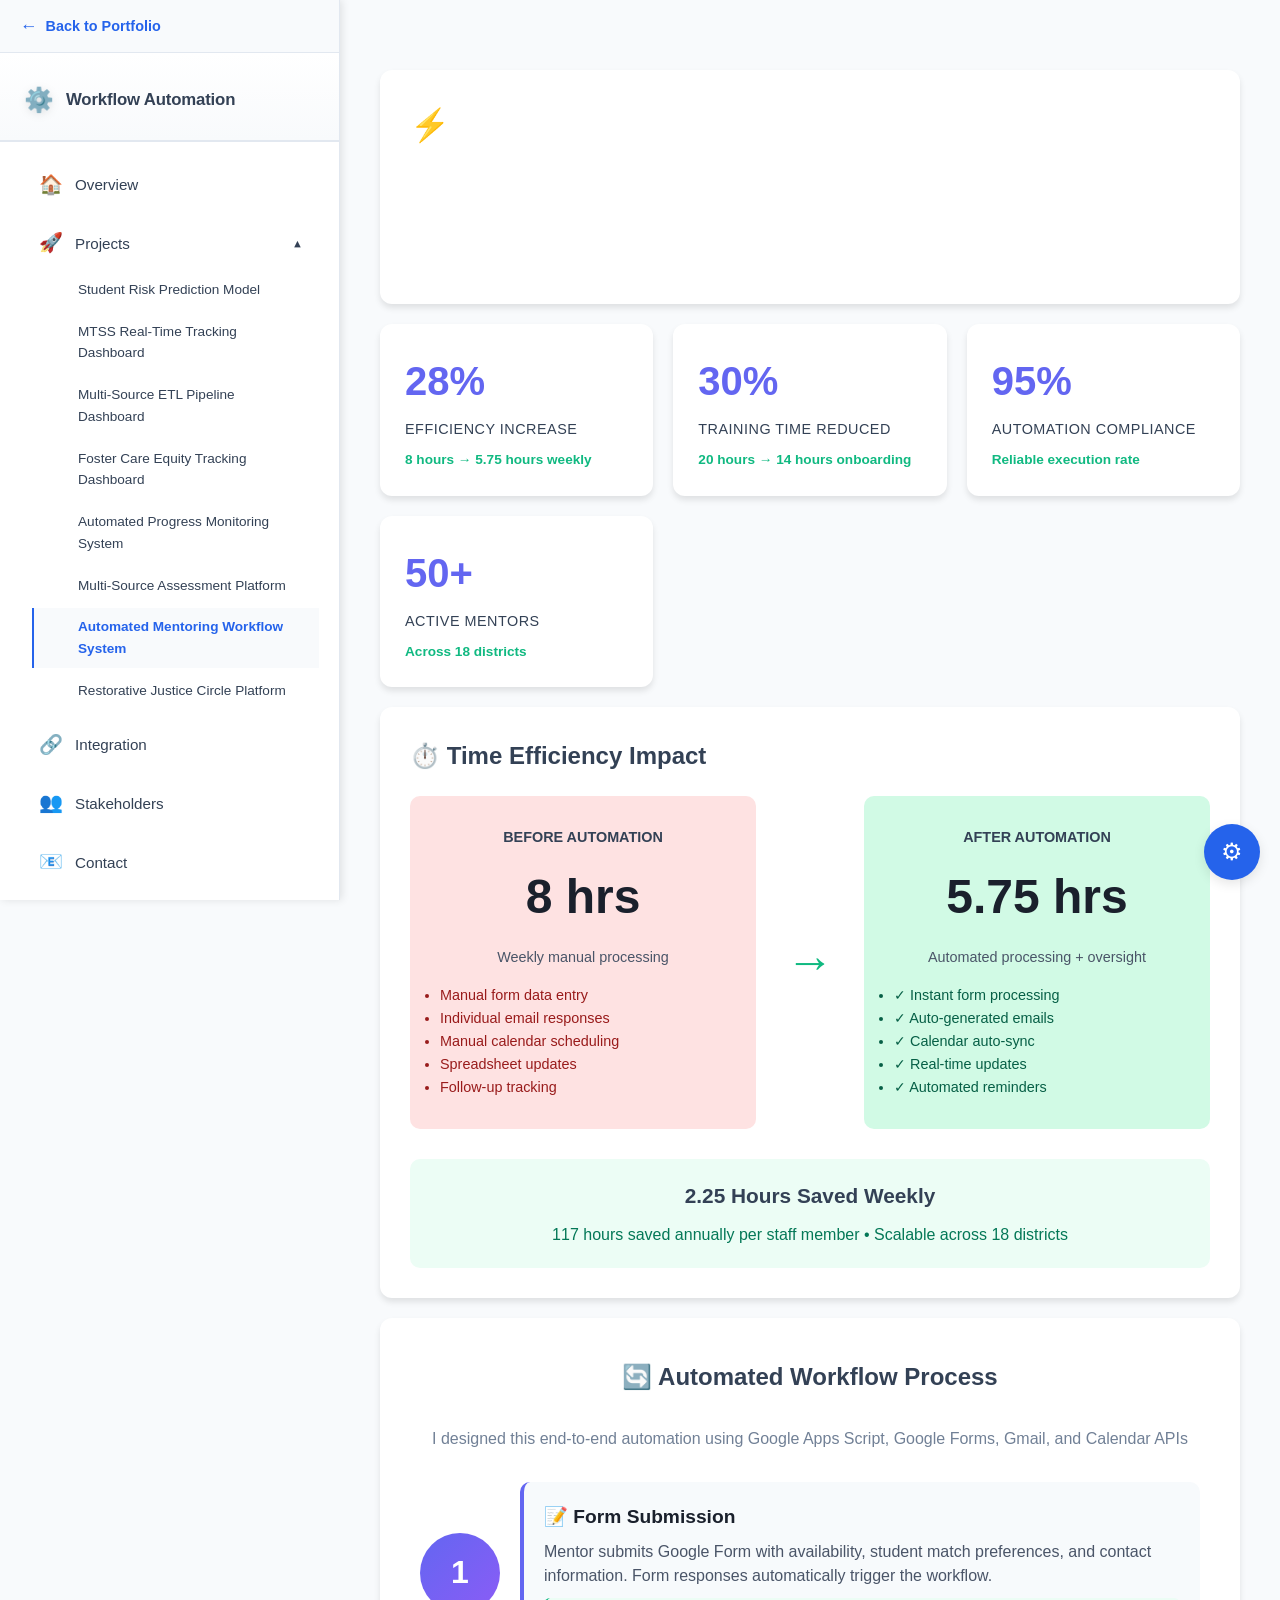
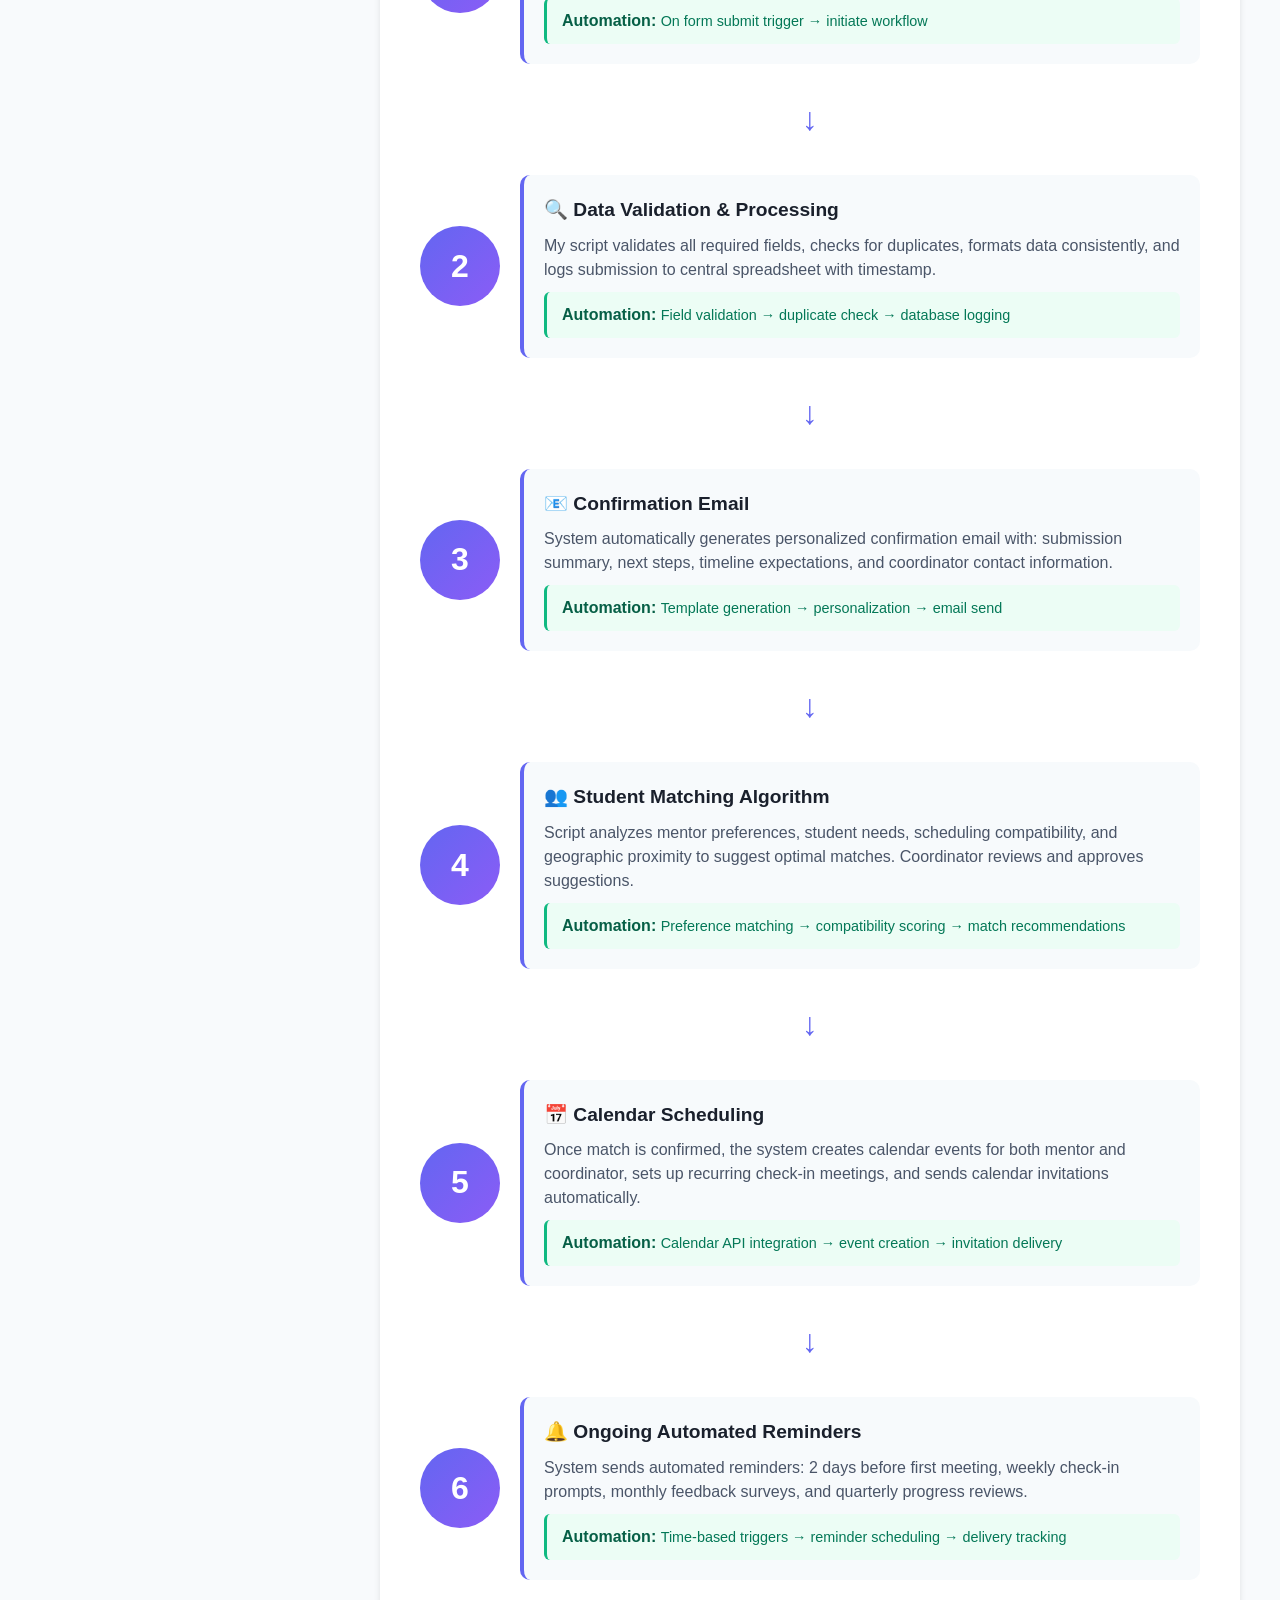
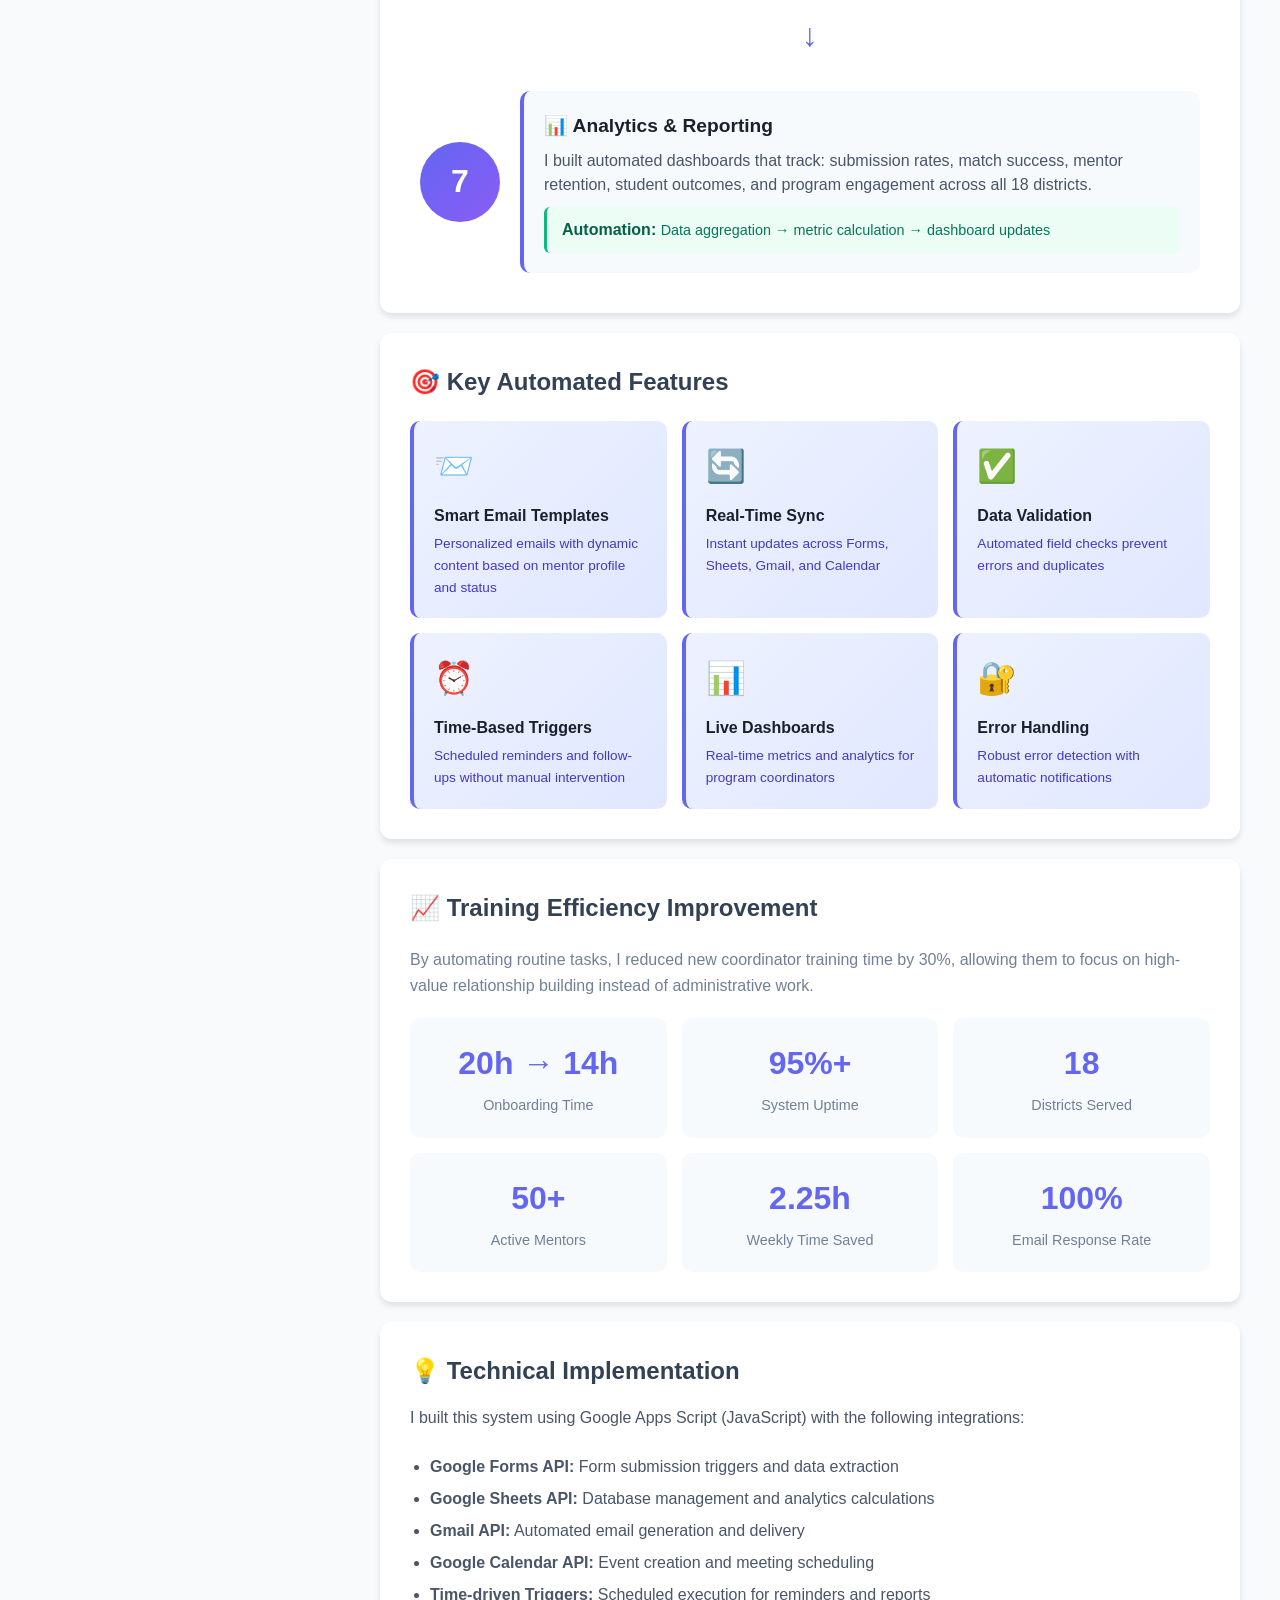
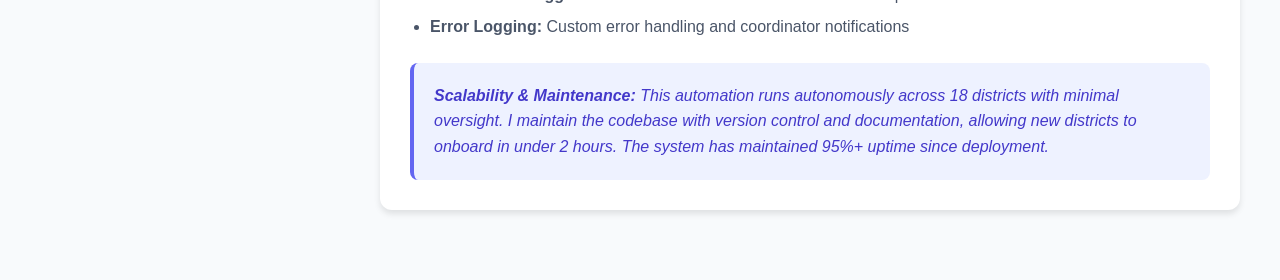
<file: workflow-automation/demo.html>
<!DOCTYPE html>
<html lang="en">
<head>
    <meta charset="UTF-8">
    <meta name="viewport" content="width=device-width, initial-scale=1.0">
    <title>Workflow Automation System - Louis Rosche</title>
    <link rel="stylesheet" href="../styles.css">
    <link rel="stylesheet" href="../demo-enhancements.css">
    <!-- Global settings for consistent theming across all pages -->
    <script src="../global-settings.js"></script>
    <!-- Resource Hints for Performance (Core Web Vitals optimization) -->
    <link rel="dns-prefetch" href="https://cdn.jsdelivr.net">
    <link rel="preconnect" href="https://cdn.jsdelivr.net" crossorigin>
    <style>
        * {
            margin: 0;
            padding: 0;
            box-sizing: border-box;
        }

        body {
            font-family: -apple-system, BlinkMacSystemFont, 'Segoe UI', Roboto, Oxygen, Ubuntu, Cantarell, sans-serif;
            background: linear-gradient(135deg, #6366f1 0%, #8b5cf6 100%);
            padding: 20px;
            min-height: 100vh;
        }

        @media (min-width: 769px) {
            body {
                margin-left: 340px;
            }
        }

        .container {
            max-width: 1400px;
            margin: 0 auto;
        }

        .header {
            background: white;
            border-radius: 12px;
            padding: 30px;
            margin-bottom: 20px;
            box-shadow: 0 4px 6px rgba(0,0,0,0.1);
        }

        .header h1 {
            color: #1a202c;
            font-size: 2rem;
            margin-bottom: 10px;
        }

        .header p {
            color: #4a5568;
            font-size: 1.1rem;
            line-height: 1.6;
        }

        .metrics-grid {
            display: grid;
            grid-template-columns: repeat(auto-fit, minmax(250px, 1fr));
            gap: 20px;
            margin-bottom: 20px;
        }

        .metric-card {
            background: white;
            border-radius: 12px;
            padding: 25px;
            box-shadow: 0 4px 6px rgba(0,0,0,0.1);
            transition: transform 0.2s;
        }

        .metric-card:hover {
            transform: translateY(-5px);
        }

        .metric-value {
            font-size: 2.5rem;
            font-weight: bold;
            color: #6366f1;
            margin-bottom: 5px;
        }

        .metric-label {
            color: #718096;
            font-size: 0.9rem;
            text-transform: uppercase;
            letter-spacing: 0.5px;
        }

        .metric-change {
            color: #10b981;
            font-size: 0.85rem;
            margin-top: 8px;
            font-weight: 600;
        }

        .workflow-diagram {
            background: white;
            border-radius: 12px;
            padding: 40px;
            margin-bottom: 20px;
            box-shadow: 0 4px 6px rgba(0,0,0,0.1);
        }

        .workflow-diagram h2 {
            color: #1a202c;
            margin-bottom: 30px;
            font-size: 1.5rem;
            text-align: center;
        }

        .workflow-steps {
            display: flex;
            flex-direction: column;
            gap: 20px;
        }

        .workflow-step {
            display: grid;
            grid-template-columns: 80px 1fr;
            gap: 20px;
            align-items: center;
        }

        .step-number {
            width: 80px;
            height: 80px;
            background: linear-gradient(135deg, #6366f1, #8b5cf6);
            border-radius: 50%;
            display: flex;
            align-items: center;
            justify-content: center;
            color: white;
            font-size: 2rem;
            font-weight: bold;
            flex-shrink: 0;
        }

        .step-content {
            background: #f7fafc;
            padding: 20px;
            border-radius: 10px;
            border-left: 4px solid #6366f1;
        }

        .step-title {
            font-size: 1.2rem;
            font-weight: 600;
            color: #1a202c;
            margin-bottom: 8px;
        }

        .step-description {
            color: #4a5568;
            line-height: 1.5;
            margin-bottom: 10px;
        }

        .step-automation {
            background: #ecfdf5;
            padding: 10px 15px;
            border-radius: 6px;
            margin-top: 10px;
            border-left: 3px solid #10b981;
        }

        .step-automation strong {
            color: #065f46;
        }

        .step-automation span {
            color: #047857;
            font-size: 0.9rem;
        }

        .arrow-down {
            text-align: center;
            color: #6366f1;
            font-size: 2rem;
            margin: 10px 0;
        }

        .efficiency-comparison {
            background: white;
            border-radius: 12px;
            padding: 30px;
            margin-bottom: 20px;
            box-shadow: 0 4px 6px rgba(0,0,0,0.1);
        }

        .efficiency-comparison h2 {
            color: #1a202c;
            margin-bottom: 20px;
            font-size: 1.5rem;
        }

        .comparison-grid {
            display: grid;
            grid-template-columns: 1fr auto 1fr;
            gap: 30px;
            align-items: center;
            margin-bottom: 30px;
        }

        .comparison-box {
            text-align: center;
            padding: 30px;
            border-radius: 10px;
        }

        .comparison-box.before {
            background: #fee2e2;
        }

        .comparison-box.after {
            background: #d1fae5;
        }

        .comparison-box h3 {
            font-size: 0.9rem;
            color: #718096;
            margin-bottom: 10px;
            text-transform: uppercase;
        }

        .comparison-box .time {
            font-size: 3rem;
            font-weight: bold;
            color: #1a202c;
            margin-bottom: 10px;
        }

        .comparison-box p {
            color: #4a5568;
            font-size: 0.9rem;
        }

        .arrow {
            font-size: 3rem;
            color: #10b981;
        }

        .features-grid {
            display: grid;
            grid-template-columns: repeat(auto-fit, minmax(250px, 1fr));
            gap: 15px;
        }

        .feature-card {
            background: linear-gradient(135deg, #eef2ff, #e0e7ff);
            padding: 20px;
            border-radius: 10px;
            border-left: 4px solid #6366f1;
        }

        .feature-icon {
            font-size: 2rem;
            margin-bottom: 10px;
        }

        .feature-title {
            font-weight: 600;
            color: #1a202c;
            margin-bottom: 5px;
        }

        .feature-desc {
            color: #4338ca;
            font-size: 0.85rem;
        }

        .impact-section {
            background: white;
            border-radius: 12px;
            padding: 30px;
            margin-bottom: 20px;
            box-shadow: 0 4px 6px rgba(0,0,0,0.1);
        }

        .impact-section h2 {
            color: #1a202c;
            margin-bottom: 20px;
            font-size: 1.5rem;
        }

        .impact-grid {
            display: grid;
            grid-template-columns: repeat(auto-fit, minmax(200px, 1fr));
            gap: 15px;
        }

        .impact-card {
            background: #f7fafc;
            padding: 20px;
            border-radius: 10px;
            text-align: center;
        }

        .impact-value {
            font-size: 2rem;
            font-weight: bold;
            color: #6366f1;
            margin-bottom: 5px;
        }

        .impact-label {
            color: #718096;
            font-size: 0.9rem;
        }

        @media (max-width: 768px) {
            .comparison-grid {
                grid-template-columns: 1fr;
            }

            .arrow {
                transform: rotate(90deg);
            }

            .workflow-step {
                grid-template-columns: 1fr;
            }

            .step-number {
                margin: 0 auto;
            }

            .header h1 {
                font-size: 1.5rem;
            }
        }
    </style>
</head>
<body>
    <!-- Sidebar Navigation -->
    <aside class="sidebar-nav" role="navigation" aria-label="Navigation">
        <a href="../index.html" class="sidebar-back">
            <span class="back-icon" role="img" aria-label="Back arrow">←</span>
            <span>Back to Portfolio</span>
        </a>
        <div class="sidebar-header">
            <span class="sidebar-icon" role="img" aria-label="Current page">⚙️</span>
            <span class="sidebar-title">Workflow Automation</span>
        </div>
        <div class="sidebar-links-container">
            <ul class="sidebar-links">
                <li><a href="../index.html#hero" class="sidebar-link">
                    <span class="link-icon">🏠</span>
                    <span class="link-text">Overview</span>
                </a></li>
                <li class="has-dropdown open">
                    <a href="../index.html#projects" class="sidebar-link">
                        <span class="link-icon">🚀</span>
                        <span class="link-text">Projects</span>
                        <span class="dropdown-arrow">▼</span>
                    </a>
                    <ul class="sidebar-dropdown">
                        <li><a href="../predictive-model/demo.html" class="sidebar-link-sub">
                            <span class="link-text">Student Risk Prediction Model</span>
                        </a></li>
                        <li><a href="../mtss-dashboard/demo.html" class="sidebar-link-sub">
                            <span class="link-text">MTSS Real-Time Tracking Dashboard</span>
                        </a></li>
                        <li><a href="../etl-pipeline/demo.html" class="sidebar-link-sub">
                            <span class="link-text">Multi-Source ETL Pipeline Dashboard</span>
                        </a></li>
                        <li><a href="../equity-tracking/demo.html" class="sidebar-link-sub">
                            <span class="link-text">Foster Care Equity Tracking Dashboard</span>
                        </a></li>
                        <li><a href="../progress-monitoring/demo.html" class="sidebar-link-sub">
                            <span class="link-text">Automated Progress Monitoring System</span>
                        </a></li>
                        <li><a href="../assessment-platform/demo.html" class="sidebar-link-sub">
                            <span class="link-text">Multi-Source Assessment Platform</span>
                        </a></li>
                        <li><a href="demo.html" class="sidebar-link-sub active">
                            <span class="link-text">Automated Mentoring Workflow System</span>
                        </a></li>
                        <li><a href="../restorative-justice-platform/index.html" class="sidebar-link-sub">
                            <span class="link-text">Restorative Justice Circle Platform</span>
                        </a></li>
                    </ul>
                </li>
                <li><a href="../index.html#integration" class="sidebar-link">
                    <span class="link-icon">🔗</span>
                    <span class="link-text">Integration</span>
                </a></li>
                <li><a href="../index.html#stakeholders" class="sidebar-link">
                    <span class="link-icon">👥</span>
                    <span class="link-text">Stakeholders</span>
                </a></li>
                <li><a href="../index.html#contact" class="sidebar-link">
                    <span class="link-icon">📧</span>
                    <span class="link-text">Contact</span>
                </a></li>
            </ul>
        </div>
    </aside>

    <div class="container">
        <div class="header">
            <h1>⚡ Automated Mentoring Workflow System</h1>
            <p>I built this Google Apps Script automation to streamline mentoring program coordination across 18 school districts serving 50+ mentors. The system automates form processing, scheduling, email notifications, and calendar management, reducing staff workload by 28% while improving compliance to 95%+.</p>
        </div>

        <div class="metrics-grid">
            <div class="metric-card">
                <div class="metric-value">28%</div>
                <div class="metric-label">Efficiency Increase</div>
                <div class="metric-change">8 hours → 5.75 hours weekly</div>
            </div>

            <div class="metric-card">
                <div class="metric-value">30%</div>
                <div class="metric-label">Training Time Reduced</div>
                <div class="metric-change">20 hours → 14 hours onboarding</div>
            </div>

            <div class="metric-card">
                <div class="metric-value">95%</div>
                <div class="metric-label">Automation Compliance</div>
                <div class="metric-change">Reliable execution rate</div>
            </div>

            <div class="metric-card">
                <div class="metric-value">50+</div>
                <div class="metric-label">Active Mentors</div>
                <div class="metric-change">Across 18 districts</div>
            </div>
        </div>

        <div class="efficiency-comparison">
            <h2>⏱️ Time Efficiency Impact</h2>

            <div class="comparison-grid">
                <div class="comparison-box before">
                    <h3>Before Automation</h3>
                    <div class="time">8 hrs</div>
                    <p>Weekly manual processing</p>
                    <ul style="text-align: left; margin-top: 15px; color: #991b1b; font-size: 0.9rem;">
                        <li>Manual form data entry</li>
                        <li>Individual email responses</li>
                        <li>Manual calendar scheduling</li>
                        <li>Spreadsheet updates</li>
                        <li>Follow-up tracking</li>
                    </ul>
                </div>

                <div class="arrow">→</div>

                <div class="comparison-box after">
                    <h3>After Automation</h3>
                    <div class="time">5.75 hrs</div>
                    <p>Automated processing + oversight</p>
                    <ul style="text-align: left; margin-top: 15px; color: #065f46; font-size: 0.9rem;">
                        <li>✓ Instant form processing</li>
                        <li>✓ Auto-generated emails</li>
                        <li>✓ Calendar auto-sync</li>
                        <li>✓ Real-time updates</li>
                        <li>✓ Automated reminders</li>
                    </ul>
                </div>
            </div>

            <div style="text-align: center; padding: 20px; background: #ecfdf5; border-radius: 10px; margin-top: 20px;">
                <h3 style="color: #065f46; font-size: 1.3rem; margin-bottom: 10px;">2.25 Hours Saved Weekly</h3>
                <p style="color: #047857;">117 hours saved annually per staff member • Scalable across 18 districts</p>
            </div>
        </div>

        <div class="workflow-diagram">
            <h2>🔄 Automated Workflow Process</h2>
            <p style="text-align: center; color: #718096; margin-bottom: 30px;">I designed this end-to-end automation using Google Apps Script, Google Forms, Gmail, and Calendar APIs</p>

            <div class="workflow-steps">
                <div class="workflow-step">
                    <div class="step-number">1</div>
                    <div class="step-content">
                        <div class="step-title">📝 Form Submission</div>
                        <div class="step-description">
                            Mentor submits Google Form with availability, student match preferences, and contact information. Form responses automatically trigger the workflow.
                        </div>
                        <div class="step-automation">
                            <strong>Automation:</strong> <span>On form submit trigger → initiate workflow</span>
                        </div>
                    </div>
                </div>

                <div class="arrow-down">↓</div>

                <div class="workflow-step">
                    <div class="step-number">2</div>
                    <div class="step-content">
                        <div class="step-title">🔍 Data Validation & Processing</div>
                        <div class="step-description">
                            My script validates all required fields, checks for duplicates, formats data consistently, and logs submission to central spreadsheet with timestamp.
                        </div>
                        <div class="step-automation">
                            <strong>Automation:</strong> <span>Field validation → duplicate check → database logging</span>
                        </div>
                    </div>
                </div>

                <div class="arrow-down">↓</div>

                <div class="workflow-step">
                    <div class="step-number">3</div>
                    <div class="step-content">
                        <div class="step-title">📧 Confirmation Email</div>
                        <div class="step-description">
                            System automatically generates personalized confirmation email with: submission summary, next steps, timeline expectations, and coordinator contact information.
                        </div>
                        <div class="step-automation">
                            <strong>Automation:</strong> <span>Template generation → personalization → email send</span>
                        </div>
                    </div>
                </div>

                <div class="arrow-down">↓</div>

                <div class="workflow-step">
                    <div class="step-number">4</div>
                    <div class="step-content">
                        <div class="step-title">👥 Student Matching Algorithm</div>
                        <div class="step-description">
                            Script analyzes mentor preferences, student needs, scheduling compatibility, and geographic proximity to suggest optimal matches. Coordinator reviews and approves suggestions.
                        </div>
                        <div class="step-automation">
                            <strong>Automation:</strong> <span>Preference matching → compatibility scoring → match recommendations</span>
                        </div>
                    </div>
                </div>

                <div class="arrow-down">↓</div>

                <div class="workflow-step">
                    <div class="step-number">5</div>
                    <div class="step-content">
                        <div class="step-title">📅 Calendar Scheduling</div>
                        <div class="step-description">
                            Once match is confirmed, the system creates calendar events for both mentor and coordinator, sets up recurring check-in meetings, and sends calendar invitations automatically.
                        </div>
                        <div class="step-automation">
                            <strong>Automation:</strong> <span>Calendar API integration → event creation → invitation delivery</span>
                        </div>
                    </div>
                </div>

                <div class="arrow-down">↓</div>

                <div class="workflow-step">
                    <div class="step-number">6</div>
                    <div class="step-content">
                        <div class="step-title">🔔 Ongoing Automated Reminders</div>
                        <div class="step-description">
                            System sends automated reminders: 2 days before first meeting, weekly check-in prompts, monthly feedback surveys, and quarterly progress reviews.
                        </div>
                        <div class="step-automation">
                            <strong>Automation:</strong> <span>Time-based triggers → reminder scheduling → delivery tracking</span>
                        </div>
                    </div>
                </div>

                <div class="arrow-down">↓</div>

                <div class="workflow-step">
                    <div class="step-number">7</div>
                    <div class="step-content">
                        <div class="step-title">📊 Analytics & Reporting</div>
                        <div class="step-description">
                            I built automated dashboards that track: submission rates, match success, mentor retention, student outcomes, and program engagement across all 18 districts.
                        </div>
                        <div class="step-automation">
                            <strong>Automation:</strong> <span>Data aggregation → metric calculation → dashboard updates</span>
                        </div>
                    </div>
                </div>
            </div>
        </div>

        <div class="impact-section">
            <h2>🎯 Key Automated Features</h2>

            <div class="features-grid">
                <div class="feature-card">
                    <div class="feature-icon">📨</div>
                    <div class="feature-title">Smart Email Templates</div>
                    <div class="feature-desc">Personalized emails with dynamic content based on mentor profile and status</div>
                </div>

                <div class="feature-card">
                    <div class="feature-icon">🔄</div>
                    <div class="feature-title">Real-Time Sync</div>
                    <div class="feature-desc">Instant updates across Forms, Sheets, Gmail, and Calendar</div>
                </div>

                <div class="feature-card">
                    <div class="feature-icon">✅</div>
                    <div class="feature-title">Data Validation</div>
                    <div class="feature-desc">Automated field checks prevent errors and duplicates</div>
                </div>

                <div class="feature-card">
                    <div class="feature-icon">⏰</div>
                    <div class="feature-title">Time-Based Triggers</div>
                    <div class="feature-desc">Scheduled reminders and follow-ups without manual intervention</div>
                </div>

                <div class="feature-card">
                    <div class="feature-icon">📊</div>
                    <div class="feature-title">Live Dashboards</div>
                    <div class="feature-desc">Real-time metrics and analytics for program coordinators</div>
                </div>

                <div class="feature-card">
                    <div class="feature-icon">🔐</div>
                    <div class="feature-title">Error Handling</div>
                    <div class="feature-desc">Robust error detection with automatic notifications</div>
                </div>
            </div>
        </div>

        <div class="impact-section">
            <h2>📈 Training Efficiency Improvement</h2>
            <p style="color: #718096; margin-bottom: 20px;">By automating routine tasks, I reduced new coordinator training time by 30%, allowing them to focus on high-value relationship building instead of administrative work.</p>

            <div class="impact-grid">
                <div class="impact-card">
                    <div class="impact-value">20h → 14h</div>
                    <div class="impact-label">Onboarding Time</div>
                </div>

                <div class="impact-card">
                    <div class="impact-value">95%+</div>
                    <div class="impact-label">System Uptime</div>
                </div>

                <div class="impact-card">
                    <div class="impact-value">18</div>
                    <div class="impact-label">Districts Served</div>
                </div>

                <div class="impact-card">
                    <div class="impact-value">50+</div>
                    <div class="impact-label">Active Mentors</div>
                </div>

                <div class="impact-card">
                    <div class="impact-value">2.25h</div>
                    <div class="impact-label">Weekly Time Saved</div>
                </div>

                <div class="impact-card">
                    <div class="impact-value">100%</div>
                    <div class="impact-label">Email Response Rate</div>
                </div>
            </div>
        </div>

        <div style="background: white; border-radius: 12px; padding: 30px; box-shadow: 0 4px 6px rgba(0,0,0,0.1);">
            <h2 style="color: #1a202c; margin-bottom: 15px; font-size: 1.5rem;">💡 Technical Implementation</h2>
            <p style="color: #4a5568; margin-bottom: 20px;">I built this system using Google Apps Script (JavaScript) with the following integrations:</p>

            <ul style="color: #4a5568; line-height: 2; margin-left: 20px;">
                <li><strong>Google Forms API:</strong> Form submission triggers and data extraction</li>
                <li><strong>Google Sheets API:</strong> Database management and analytics calculations</li>
                <li><strong>Gmail API:</strong> Automated email generation and delivery</li>
                <li><strong>Google Calendar API:</strong> Event creation and meeting scheduling</li>
                <li><strong>Time-driven Triggers:</strong> Scheduled execution for reminders and reports</li>
                <li><strong>Error Logging:</strong> Custom error handling and coordinator notifications</li>
            </ul>

            <div style="margin-top: 20px; padding: 20px; background: #eef2ff; border-radius: 8px; border-left: 4px solid #6366f1;">
                <p style="color: #4338ca; font-style: italic;"><strong>Scalability & Maintenance:</strong> This automation runs autonomously across 18 districts with minimal oversight. I maintain the codebase with version control and documentation, allowing new districts to onboard in under 2 hours. The system has maintained 95%+ uptime since deployment.</p>
            </div>
        </div>
    </div>

    <script>
        // Initialize sidebar dropdown
        document.addEventListener('DOMContentLoaded', function() {
            const dropdownItems = document.querySelectorAll('.has-dropdown');
            dropdownItems.forEach(item => {
                const link = item.querySelector('.sidebar-link');
                link.addEventListener('click', function(e) {
                    e.preventDefault();
                    item.classList.toggle('open');
                });
            });
        });
    </script>
</body>
</html>
</file>
<file: styles.css>
/*
 * Louis Rosche - Portfolio Styles
 * Accessible, responsive, and following WCAG 2.2 AA standards
 * Modern CSS features: text-wrap, content-visibility, :has() selector
 * Performance optimized for Core Web Vitals (INP, LCP, CLS)
 * Unified theming: Dark mode + Colorblind-safe palettes
 */

/* Light mode (default) */
:root {
    --primary: #2563eb;
    --secondary: #10b981;
    --accent: #8b5cf6;
    --dark: #1e293b;
    --light: #f8fafc;
    --text: #334155;
    --text-muted: #64748b;
    --bg: #ffffff;
    --bg-secondary: #f8fafc;
    --bg-tertiary: #f1f5f9;
    --border: #e2e8f0;
    --shadow: rgba(0, 0, 0, 0.1);
    /* Semantic colors for status/tiers */
    --success: #10b981;
    --success-bg: #d1fae5;
    --success-text: #065f46;
    --warning: #f59e0b;
    --warning-bg: #fef3c7;
    --warning-text: #92400e;
    --danger: #ef4444;
    --danger-bg: #fee2e2;
    --danger-text: #991b1b;
    --info: #3b82f6;
    --info-bg: #dbeafe;
    --info-text: #1e40af;
    /* Chart/metric colors - light variants */
    --metric-bg-green: #f0fdf4;
    --metric-text-green: #064e3b;
    --metric-bg-blue: #eff6ff;
    --metric-text-blue: #1e3a8a;
    --metric-bg-yellow: #fef3c7;
    --metric-text-yellow: #78350f;
    --metric-bg-purple: #fae8ff;
    --metric-text-purple: #581c87;
}

/* Dark mode */
[data-theme="dark"] {
    --primary: #3b82f6;
    --secondary: #34d399;
    --accent: #a78bfa;
    --dark: #0f172a;
    --light: #1e293b;
    --text: #e2e8f0;
    --text-muted: #94a3b8;
    --bg: #0f172a;
    --bg-secondary: #1e293b;
    --bg-tertiary: #334155;
    --border: #334155;
    --shadow: rgba(0, 0, 0, 0.5);
    /* Semantic colors for status/tiers - dark mode */
    --success: #34d399;
    --success-bg: #064e3b;
    --success-text: #a7f3d0;
    --warning: #fbbf24;
    --warning-bg: #78350f;
    --warning-text: #fef3c7;
    --danger: #f87171;
    --danger-bg: #7f1d1d;
    --danger-text: #fecaca;
    --info: #60a5fa;
    --info-bg: #1e3a8a;
    --info-text: #bfdbfe;
    /* Chart/metric colors - dark variants */
    --metric-bg-green: #064e3b;
    --metric-text-green: #a7f3d0;
    --metric-bg-blue: #1e3a8a;
    --metric-text-blue: #bfdbfe;
    --metric-bg-yellow: #78350f;
    --metric-text-yellow: #fef3c7;
    --metric-bg-purple: #581c87;
    --metric-text-purple: #e9d5ff;
}

/* Colorblind-safe mode (deuteranopia, protanopia, tritanopia safe) */
[data-theme="colorblind"],
[data-theme="colorblind-dark"] {
    --primary: #0173B2;
    --secondary: #DE8F05;
    --accent: #029E73;
}

/* Dark + colorblind mode */
[data-theme="colorblind-dark"] {
    --dark: #0f172a;
    --light: #1e293b;
    --text: #e2e8f0;
    --text-muted: #94a3b8;
    --bg: #0f172a;
    --bg-secondary: #1e293b;
    --bg-tertiary: #334155;
    --border: #334155;
    --shadow: rgba(0, 0, 0, 0.5);
    /* Semantic colors for status/tiers - dark colorblind mode */
    --success: #34d399;
    --success-bg: #064e3b;
    --success-text: #a7f3d0;
    --warning: #fbbf24;
    --warning-bg: #78350f;
    --warning-text: #fef3c7;
    --danger: #f87171;
    --danger-bg: #7f1d1d;
    --danger-text: #fecaca;
    --info: #60a5fa;
    --info-bg: #1e3a8a;
    --info-text: #bfdbfe;
    /* Chart/metric colors - dark variants */
    --metric-bg-green: #064e3b;
    --metric-text-green: #a7f3d0;
    --metric-bg-blue: #1e3a8a;
    --metric-text-blue: #bfdbfe;
    --metric-bg-yellow: #78350f;
    --metric-text-yellow: #fef3c7;
    --metric-bg-purple: #581c87;
    --metric-text-purple: #e9d5ff;
}

* {
    margin: 0;
    padding: 0;
    box-sizing: border-box;
}

body {
    font-family: -apple-system, BlinkMacSystemFont, 'Segoe UI', Roboto, sans-serif;
    line-height: 1.6;
    color: var(--text);
    background: var(--bg);
    transition: background-color 0.3s ease, color 0.3s ease;
}

/* Modern CSS: Balanced text wrapping for headings */
h1, h2, h3, h4, h5, h6 {
    text-wrap: balance;
}

/* Performance: Defer rendering of off-screen content */
.project-card,
.tab-content,
section {
    content-visibility: auto;
}

/* Skip to main content link - Accessibility critical */
.skip-link {
    position: absolute;
    top: -40px;
    left: 0;
    background: var(--primary);
    color: white;
    padding: 10px 20px;
    text-decoration: none;
    z-index: 1000;
    border-radius: 0 0 4px 0;
    font-weight: 600;
}

.skip-link:focus {
    top: 0;
    outline: 3px solid var(--accent);
    outline-offset: 2px;
}

/* Sidebar Navigation - Full viewport height navigation (optimized width) */
.sidebar-nav {
    position: fixed;
    left: 0;
    top: 0;
    width: 340px;
    height: 100vh;
    background: var(--bg);
    box-shadow: 2px 0 8px var(--shadow);
    border-right: 1px solid var(--border);
    padding: 0;
    z-index: 900;
    display: flex;
    flex-direction: column;
    transition: transform 0.3s ease, background-color 0.3s ease;
    overflow: hidden;
}

.sidebar-header {
    display: flex;
    align-items: center;
    gap: 12px;
    padding: 28px 24px 20px 24px;
    border-bottom: 2px solid var(--border);
    flex-shrink: 0;
    background: linear-gradient(to bottom, var(--bg) 0%, var(--bg-secondary) 100%);
}

.sidebar-icon {
    font-size: 1.5rem;
    filter: drop-shadow(0 2px 4px var(--shadow));
}

.sidebar-title {
    font-weight: 700;
    color: var(--text);
    font-size: 1.05rem;
    letter-spacing: -0.01em;
}

/* Back button for demo pages */
.sidebar-back {
    display: flex;
    align-items: center;
    gap: 8px;
    padding: 12px 20px;
    background: var(--bg-secondary);
    color: var(--primary);
    text-decoration: none;
    font-weight: 600;
    font-size: 0.9rem;
    border-bottom: 1px solid var(--border);
    transition: background 0.2s ease, color 0.2s ease;
    flex-shrink: 0;
}

.sidebar-back:hover {
    background: var(--light);
}

.sidebar-back .back-icon {
    font-size: 1.1rem;
}

/* Scrollable links container */
.sidebar-links-container {
    flex-grow: 1;
    overflow-y: auto;
    padding: 16px 20px;
}

.sidebar-links {
    list-style: none;
    padding: 0;
    margin: 0;
}

.sidebar-links li {
    margin-bottom: 4px;
}

.sidebar-link {
    display: flex;
    align-items: center;
    gap: 12px;
    padding: 12px 16px;
    text-decoration: none;
    color: var(--text);
    border-radius: 10px;
    transition: all 0.25s cubic-bezier(0.4, 0, 0.2, 1);
    font-size: 0.95rem;
    font-weight: 500;
    position: relative;
    border-left: 3px solid transparent;
}

.sidebar-link:hover {
    background: var(--bg-secondary);
    color: var(--primary);
    transform: translateX(4px);
    border-left-color: var(--primary);
}

.sidebar-link.active {
    background: linear-gradient(135deg, var(--primary) 0%, var(--accent) 100%);
    color: white;
    box-shadow: 0 4px 12px rgba(37, 99, 235, 0.25);
    font-weight: 600;
    border-left-color: transparent;
}

.sidebar-link.active .link-icon {
    transform: scale(1.15);
}

.sidebar-link .link-icon {
    font-size: 1.2rem;
    flex-shrink: 0;
    transition: transform 0.2s ease;
}

.sidebar-link .link-text {
    flex-grow: 1;
    line-height: 1.4;
}

/* Dropdown arrow for expandable items */
.dropdown-arrow {
    font-size: 0.7rem;
    transition: transform 0.3s ease;
    margin-left: auto;
}

.has-dropdown.open .dropdown-arrow {
    transform: rotate(180deg);
}

/* Dropdown menu */
.sidebar-dropdown {
    list-style: none;
    padding-left: 0;
    margin: 0;
    max-height: 0;
    overflow: hidden;
    transition: max-height 0.3s ease;
}

.has-dropdown.open .sidebar-dropdown {
    max-height: 500px;
}

.sidebar-link-sub {
    display: block;
    padding: 8px 16px 8px 44px;
    text-decoration: none;
    color: var(--text);
    font-size: 0.85rem;
    transition: all 0.2s ease;
    border-left: 2px solid transparent;
    margin-left: 12px;
}

.sidebar-link-sub:hover {
    background: var(--bg-secondary);
    color: var(--primary);
    border-left-color: var(--primary);
}

.sidebar-link-sub.active {
    background: var(--bg-secondary);
    color: var(--primary);
    font-weight: 600;
    border-left-color: var(--primary);
}

.sidebar-link-sub .link-text {
    line-height: 1.3;
}

/* Progress bar at bottom - enhanced visibility */
.sidebar-progress {
    padding: 20px 24px;
    border-top: 2px solid var(--border);
    flex-shrink: 0;
    background: var(--bg-secondary);
}

.progress-bar {
    height: 6px;
    background: linear-gradient(90deg, var(--primary) 0%, var(--accent) 100%);
    border-radius: 3px;
    width: 0%;
    transition: width 0.3s ease;
    box-shadow: 0 2px 6px rgba(37, 99, 235, 0.3);
    position: relative;
    overflow: hidden;
}

.progress-bar::after {
    content: '';
    position: absolute;
    top: 0;
    left: 0;
    right: 0;
    bottom: 0;
    background: linear-gradient(90deg, transparent, rgba(255,255,255,0.3), transparent);
    animation: shimmer 2s infinite;
}

@keyframes shimmer {
    0% { transform: translateX(-100%); }
    100% { transform: translateX(100%); }
}

/* Hide sidebar on mobile, show on tablet+ */
@media (max-width: 768px) {
    .sidebar-nav {
        display: none;
    }
}

/* Adjust main content to account for sidebar on desktop (optimized width) */
@media (min-width: 769px) {
    body {
        margin-left: 340px;
    }
}

/* Focus indicators - WCAG 2.2 AA compliance including Focus Not Obscured (2.4.11) */
a:focus-visible,
button:focus-visible,
input:focus-visible,
select:focus-visible {
    outline: 3px solid var(--primary);
    outline-offset: 2px;
    border-radius: 4px;
    position: relative;
    z-index: 1;
}

nav a:focus-visible {
    color: var(--primary);
    text-decoration: underline;
    background: rgba(37, 99, 235, 0.1);
}

.tab-btn:focus-visible {
    box-shadow: inset 0 0 0 2px white, 0 0 0 3px var(--primary);
}

/* WCAG 2.2: Ensure focused elements scroll into view if needed */
:focus-visible {
    scroll-margin-block: 5rem;
}

/* Modern CSS: Use :has() for parent-based styling */
.sidebar-nav:has(.sidebar-link:focus-visible) {
    scroll-behavior: smooth;
}

.projects-grid:has(.project-card:focus-within) .project-card:not(:focus-within) {
    opacity: 0.7;
    transition: opacity 0.3s ease;
}

/* Hero Section */
.hero {
    background: linear-gradient(135deg, var(--primary) 0%, var(--accent) 100%);
    color: white;
    padding: 60px 20px;
    text-align: center;
}

.hero h1 {
    font-size: 2.5rem;
    margin-bottom: 15px;
    font-weight: 700;
}

.hero .tagline {
    font-size: 1.3rem;
    margin-bottom: 20px;
    opacity: 0.95;
}

.hero .stats {
    display: flex;
    justify-content: center;
    gap: 40px;
    margin-top: 30px;
    flex-wrap: wrap;
}

.stat {
    text-align: center;
}

.stat-value {
    font-size: 2.2rem;
    font-weight: bold;
    display: block;
}

.stat-label {
    font-size: 1rem;
    opacity: 1; /* Removed opacity for better contrast */
    font-weight: 500; /* Improved readability */
}

/* Navigation */
/* Container */
.container {
    max-width: 1200px;
    margin: 0 auto;
    padding: 50px 20px;
}

/* Projects Section with Filtering */
.projects-filter {
    display: flex;
    justify-content: center;
    gap: 15px;
    margin-bottom: 30px;
    flex-wrap: wrap;
}

.filter-btn {
    padding: 14px 28px; /* Increased for 44px touch target */
    min-height: 44px;
    background: var(--bg);
    border: 2px solid var(--primary);
    color: var(--primary);
    cursor: pointer;
    border-radius: 8px;
    transition: all 0.3s;
    font-weight: 600;
    font-size: 0.95rem;
    display: inline-flex;
    align-items: center;
    justify-content: center;
}

.filter-btn.active {
    background: var(--primary);
    color: white;
}

.filter-btn:hover:not(.active) {
    background: rgba(37, 99, 235, 0.1);
    transform: translateY(-2px);
}

/* Projects Grid */
.projects-grid {
    display: grid;
    grid-template-columns: repeat(auto-fit, minmax(350px, 1fr));
    gap: 30px;
    margin-top: 30px;
}

.project-card {
    background: var(--bg);
    border-radius: 15px;
    padding: 30px;
    border: 1px solid var(--border);
    box-shadow: 0 5px 20px var(--shadow);
    transition: transform 0.3s, box-shadow 0.3s;
    border-left: 4px solid var(--primary);
}

.project-card.hidden {
    display: none;
}

.project-card:hover {
    transform: translateY(-5px);
    box-shadow: 0 10px 30px var(--shadow);
}

.project-icon {
    font-size: 2.5rem;
    margin-bottom: 15px;
}

.project-card h3 {
    color: var(--text);
    margin-bottom: 15px;
    font-size: 1.5rem;
}

.project-card .tech-stack {
    display: flex;
    flex-wrap: wrap;
    gap: 8px;
    margin: 15px 0;
}

.tech-badge {
    background: var(--light);
    color: var(--primary);
    padding: 5px 12px;
    border-radius: 15px;
    font-size: 0.85rem;
    font-weight: 500;
}

.impact-metrics {
    background: linear-gradient(135deg, #667eea 0%, #764ba2 100%);
    color: white;
    padding: 15px;
    border-radius: 10px;
    margin: 15px 0;
}

.impact-metrics strong {
    display: block;
    font-size: 1.8rem;
    margin-bottom: 5px;
}

.btn {
    display: inline-flex; /* Changed for better alignment */
    align-items: center;
    justify-content: center;
    padding: 14px 28px; /* Increased for 44px touch target */
    min-height: 44px;
    background: var(--primary);
    color: white;
    text-decoration: none;
    border-radius: 8px;
    margin-top: 15px;
    margin-right: 10px;
    transition: all 0.3s;
    font-weight: 600;
    border: none;
    cursor: pointer;
}

.btn:hover {
    background: var(--accent);
    transform: translateY(-2px);
    box-shadow: 0 4px 12px rgba(37, 99, 235, 0.3);
}

.btn-secondary {
    background: transparent;
    border: 2px solid var(--primary);
    color: var(--primary);
}

.btn-secondary:hover {
    background: var(--primary);
    color: white;
}

/* Integration Diagram */
.integration-section {
    background: var(--bg-secondary);
    border: 1px solid var(--border);
    padding: 50px 20px;
    margin: 30px 0;
}

.integration-diagram {
    max-width: 900px;
    margin: 30px auto;
    text-align: center;
}

.system-flow {
    display: flex;
    justify-content: space-between;
    align-items: center;
    margin: 25px 0;
    flex-wrap: wrap;
    gap: 20px;
}

.system-box {
    background: var(--light);
    padding: 20px;
    border-radius: 10px;
    border: 2px solid var(--primary);
    min-width: 150px;
    flex: 1;
}

.arrow {
    font-size: 2rem;
    color: var(--primary);
    font-weight: bold;
}

/* Architecture Tabs */
.architecture-tabs {
    display: flex;
    justify-content: center;
    gap: 12px;
    margin: 30px 0 40px 0;
    flex-wrap: wrap;
}

.arch-tab-btn {
    padding: 12px 24px;
    min-height: 44px;
    background: var(--bg);
    border: 2px solid var(--primary);
    color: var(--primary);
    cursor: pointer;
    border-radius: 8px;
    transition: all 0.3s ease;
    font-weight: 600;
    font-size: 0.9rem;
}

.arch-tab-btn.active {
    background: var(--primary);
    color: white;
}

.arch-tab-btn:hover:not(.active) {
    background: var(--bg-secondary);
    transform: translateY(-2px);
}

.arch-tab-content {
    display: none;
}

.arch-tab-content.active {
    display: block;
}

/* Ensure text is readable in architecture tabs */
.arch-tab-content h3,
.arch-tab-content h4,
.arch-tab-content strong,
.arch-tab-content p,
.arch-tab-content li {
    color: var(--text);
}

/* Architecture Layers (Overview) */
.architecture-layers {
    max-width: 1000px;
    margin: 0 auto;
    padding: 20px;
}

.arch-layer {
    margin: 30px 0;
}

.layer-title {
    font-size: 1.3rem;
    color: var(--primary);
    margin-bottom: 20px;
    font-weight: 700;
    text-align: center;
}

.layer-components {
    display: flex;
    gap: 16px;
    justify-content: center;
    flex-wrap: wrap;
}

.arch-component {
    display: flex;
    flex-direction: column;
    align-items: center;
    gap: 8px;
    padding: 20px;
    background: var(--bg);
    border: 2px solid var(--border);
    border-radius: 12px;
    min-width: 180px;
    transition: all 0.3s ease;
    text-decoration: none;
    color: var(--text);
}

.arch-component:hover {
    transform: translateY(-4px);
    box-shadow: 0 8px 20px var(--shadow);
}

.arch-component.source {
    border-color: var(--secondary);
}

.arch-component.pipeline {
    border-color: var(--accent);
    background: linear-gradient(135deg, rgba(139, 92, 246, 0.05) 0%, rgba(139, 92, 246, 0.1) 100%);
}

.arch-component.ml {
    border-color: var(--primary);
    background: linear-gradient(135deg, rgba(37, 99, 235, 0.05) 0%, rgba(37, 99, 235, 0.1) 100%);
}

.arch-component.automation {
    border-color: var(--secondary);
    background: linear-gradient(135deg, rgba(16, 185, 129, 0.05) 0%, rgba(16, 185, 129, 0.1) 100%);
}

.component-icon {
    font-size: 2rem;
}

.component-name {
    font-weight: 600;
    font-size: 0.95rem;
    text-align: center;
}

.component-detail {
    font-size: 0.8rem;
    color: var(--text);
    opacity: 0.7;
    text-align: center;
}

.layer-arrow {
    text-align: center;
    font-size: 2.5rem;
    color: var(--primary);
    margin: 20px 0;
    font-weight: bold;
}

/* Integration Flow Cards (Per-Project) */
.integration-flow {
    display: grid;
    grid-template-columns: repeat(auto-fit, minmax(350px, 1fr));
    gap: 30px;
    margin-top: 30px;
}

.flow-card {
    background: var(--bg);
    border: 2px solid var(--border);
    border-radius: 12px;
    padding: 30px;
    box-shadow: 0 4px 12px var(--shadow);
}

.flow-card h4 {
    color: var(--primary);
    margin-bottom: 20px;
    font-size: 1.2rem;
    padding-bottom: 12px;
    border-bottom: 2px solid var(--border);
}

.flow-section {
    margin: 20px 0;
}

.flow-section strong {
    display: block;
    color: var(--primary);
    margin-bottom: 10px;
    font-size: 0.95rem;
}

.flow-section ul {
    list-style: none;
    padding-left: 0;
    margin: 0;
}

.flow-section li {
    padding: 6px 0 6px 24px;
    position: relative;
    line-height: 1.6;
}

.flow-section li::before {
    content: "→";
    position: absolute;
    left: 0;
    color: var(--primary);
    font-weight: bold;
}

/* Stakeholder Views - Tab Component */
.stakeholder-tabs {
    display: flex;
    justify-content: center;
    gap: 12px;
    margin-bottom: 30px;
    flex-wrap: wrap;
}

.tab-btn {
    padding: 14px 28px; /* Increased for 44px touch target */
    min-height: 44px;
    background: var(--bg);
    border: 2px solid var(--primary);
    color: var(--primary);
    cursor: pointer;
    border-radius: 8px;
    transition: all 0.3s;
    font-weight: 600;
    font-size: 0.95rem;
    display: inline-flex;
    align-items: center;
    justify-content: center;
}

.tab-btn.active,
.tab-btn[aria-selected="true"] {
    background: var(--primary);
    color: white;
}

.tab-btn:hover:not(.active) {
    background: rgba(37, 99, 235, 0.1);
    transform: translateY(-2px);
}

.tab-content {
    display: none;
    background: var(--bg);
    border: 1px solid var(--border);
    padding: 40px;
    border-radius: 15px;
    box-shadow: 0 5px 20px var(--shadow);
}

.tab-content.active {
    display: block;
}

/* Ensure text is readable in tech stack boxes and similar containers */
.tab-content h3,
.tab-content h4,
.tab-content strong,
.tab-content p,
.tab-content li {
    color: var(--text);
}

/* Contact CTA */
.cta-section {
    background: linear-gradient(135deg, var(--dark) 0%, var(--primary) 100%);
    color: white;
    padding: 60px 20px;
    text-align: center;
}

.cta-section h2 {
    font-size: 2.2rem;
    margin-bottom: 20px;
}

.contact-info {
    display: flex;
    justify-content: center;
    gap: 30px;
    margin-top: 25px;
    flex-wrap: wrap;
}

.contact-item {
    font-size: 1.1rem;
}

.contact-item a {
    color: white;
    text-decoration: none;
    border-bottom: 2px solid rgba(255, 255, 255, 0.3);
    transition: border-color 0.3s;
}

.contact-item a:hover {
    border-bottom-color: white;
}

/* Section Headings */
.section-heading {
    text-align: center;
    font-size: 2.2rem;
    margin-bottom: 30px;
    color: var(--text);
}

.section-subtitle {
    text-align: center;
    font-size: 1.1rem;
    color: var(--text);
    max-width: 800px;
    margin: 0 auto 40px;
    line-height: 1.7;
}

/* Utility Classes */
.text-center {
    text-align: center;
}

.mt-20 {
    margin-top: 20px;
}

.mt-30 {
    margin-top: 30px;
}

.mb-20 {
    margin-bottom: 20px;
}

/* Responsive Design - Mobile First Approach */
@media (min-width: 768px) {
    .hero h1 {
        font-size: 3rem;
    }

    .hero .tagline {
        font-size: 1.5rem;
    }
}

@media (max-width: 767px) {
    .hero {
        padding: 40px 15px;
    }

    .hero h1 {
        font-size: 1.8rem;
    }

    .hero .tagline {
        font-size: 1.1rem;
    }

    .hero .stats {
        gap: 25px;
    }

    .stat-value {
        font-size: 1.8rem;
    }

    .stat-label {
        font-size: 0.85rem;
    }

    nav ul {
        padding: 10px;
    }

    nav a {
        padding: 10px 15px;
        font-size: 0.9rem;
    }

    .container {
        padding: 30px 15px;
    }

    .projects-grid {
        grid-template-columns: 1fr;
    }

    .section-heading {
        font-size: 1.8rem;
    }

    .section-subtitle {
        font-size: 1rem;
    }

    .btn, .filter-btn, .tab-btn {
        padding: 12px 20px;
        font-size: 0.9rem;
        min-height: 44px; /* Maintain touch target */
    }

    .cta-section {
        padding: 40px 15px;
    }

    .cta-section h2 {
        font-size: 1.8rem;
    }

    .contact-info {
        flex-direction: column;
        gap: 15px;
    }
}

/* Print Styles */
@media print {
    .skip-link,
    nav,
    .projects-filter,
    .stakeholder-tabs,
    .btn,
    .cta-section {
        display: none;
    }

    body {
        background: white;
    }

    .project-card,
    .tab-content {
        page-break-inside: avoid;
        box-shadow: none;
        border: 1px solid #ccc;
    }
}

/* High Contrast Mode Support */
@media (prefers-contrast: high) {
    :root {
        --primary: #1e40af;
        --text: #000;
        --light: #fff;
    }

    .btn, .filter-btn, .tab-btn {
        border-width: 3px;
    }
}

/* Reduced Motion Support */
@media (prefers-reduced-motion: reduce) {
    *,
    *::before,
    *::after {
        animation-duration: 0.01ms !important;
        animation-iteration-count: 1 !important;
        transition-duration: 0.01ms !important;
    }
}

/* Accessibility Toggle Component */
.accessibility-toggle {
    position: fixed;
    bottom: 20px;
    right: 20px;
    z-index: 1000;
}

.accessibility-toggle-button {
    width: 56px;
    height: 56px;
    border-radius: 50%;
    background: var(--primary);
    color: white;
    border: none;
    font-size: 24px;
    cursor: pointer;
    box-shadow: 0 4px 12px var(--shadow);
    display: flex;
    align-items: center;
    justify-content: center;
    transition: transform 0.2s ease, background 0.2s ease;
}

.accessibility-toggle-button:hover {
    transform: scale(1.1);
    background: var(--accent);
}

.accessibility-toggle-button:focus-visible {
    outline: 3px solid var(--accent);
    outline-offset: 3px;
}

.accessibility-panel {
    position: absolute;
    bottom: 70px;
    right: 0;
    width: 280px;
    background: var(--bg);
    border: 2px solid var(--border);
    border-radius: 12px;
    box-shadow: 0 8px 24px var(--shadow);
    padding: 20px;
    opacity: 0;
    transform: translateY(10px);
    pointer-events: none;
    transition: opacity 0.3s ease, transform 0.3s ease;
}

.accessibility-panel.active {
    opacity: 1;
    transform: translateY(0);
    pointer-events: all;
}

.accessibility-panel h3 {
    font-size: 1.1rem;
    margin-bottom: 16px;
    color: var(--text);
}

.accessibility-option {
    margin-bottom: 16px;
}

.accessibility-option label {
    display: flex;
    align-items: center;
    gap: 12px;
    cursor: pointer;
    color: var(--text);
    font-size: 0.95rem;
}

.accessibility-option input[type="checkbox"] {
    width: 20px;
    height: 20px;
    cursor: pointer;
    accent-color: var(--primary);
}

.accessibility-option input[type="checkbox"]:focus-visible {
    outline: 3px solid var(--primary);
    outline-offset: 2px;
}

.accessibility-info {
    font-size: 0.85rem;
    color: var(--text);
    opacity: 0.8;
    margin-top: 4px;
    padding-left: 32px;
}

/* Hide on mobile */
@media (max-width: 768px) {
    .accessibility-toggle {
        bottom: 80px;
    }

    .accessibility-panel {
        right: auto;
        left: 50%;
        transform: translateX(-50%) translateY(10px);
        width: calc(100vw - 40px);
        max-width: 320px;
    }

    .accessibility-panel.active {
        transform: translateX(-50%) translateY(0);
    }
}
</file>
<file: demo-enhancements.css>
/*
 * Demo Page Enhancements
 * Wide-screen optimizations and comprehensive theme support for all demo pages
 * Linked from all demo.html files for consistent UX
 * Overrides hardcoded colors to ensure dark mode compatibility
 */

/* ===================================
   THEME OVERRIDES FOR DEMO PAGES
   These rules ensure dark mode works
   even when inline styles use hardcoded colors
   =================================== */

/* Body base styles - override any hardcoded backgrounds */
body {
    background: var(--bg-secondary) !important;
    color: var(--text) !important;
    transition: background-color 0.3s ease, color 0.3s ease;
}

/* Header styling */
.header {
    background: linear-gradient(135deg, var(--primary) 0%, var(--accent) 100%);
    transition: background 0.3s ease;
}

.header h1,
.header p,
.header .subtitle {
    color: white !important;
}

/* Control panels and cards */
.controls,
.input-panel,
.output-panel,
.prediction-panel,
.results-panel,
.chart-container,
.student-list,
.card {
    background: var(--bg) !important;
    border: 1px solid var(--border) !important;
    color: var(--text) !important;
    box-shadow: 0 2px 10px var(--shadow) !important;
    transition: background 0.3s ease, border-color 0.3s ease, color 0.3s ease;
}

/* All headings in demo pages */
h1, h2, h3, h4, h5, h6,
.input-panel h2,
.input-panel h3,
.output-panel h2,
.output-panel h3,
.prediction-panel h2,
.prediction-panel h3,
.chart-container h2,
.chart-container h3,
.student-list h2,
.card h2,
.card h3 {
    color: var(--text) !important;
}

/* Labels and text */
label,
.control-item label,
.slider-label,
.metric-label,
.input-group label {
    color: var(--text) !important;
}

.slider-value {
    color: var(--primary) !important;
}

/* Muted/secondary text */
.student-meta,
.time-to-crisis,
.feature-label span:first-child {
    color: var(--text-muted) !important;
}

/* Student list items */
.student-item {
    border-bottom: 1px solid var(--border) !important;
    transition: background 0.3s ease;
}

.student-item:hover {
    background: var(--bg-secondary) !important;
}

.student-name {
    color: var(--text) !important;
}

/* Input elements theme support */
input[type="range"] {
    accent-color: var(--primary);
}

input[type="range"]::-webkit-slider-runnable-track {
    background: var(--border);
}

select,
input[type="text"],
input[type="search"],
input[type="number"],
textarea {
    background: var(--bg) !important;
    color: var(--text) !important;
    border: 2px solid var(--border) !important;
}

select:focus,
input:focus,
textarea:focus {
    border-color: var(--primary) !important;
    outline: none;
}

/* Tier badges - use semantic colors */
.tier-badge,
.tier-1,
.tier-2,
.tier-3 {
    transition: background 0.3s ease, color 0.3s ease;
}

.tier-1 {
    background: var(--success-bg) !important;
    color: var(--success-text) !important;
}

.tier-2 {
    background: var(--warning-bg) !important;
    color: var(--warning-text) !important;
}

.tier-3 {
    background: var(--danger-bg) !important;
    color: var(--danger-text) !important;
}

/* Status badges */
.status-scheduled {
    background: var(--info-bg) !important;
    color: var(--info-text) !important;
}

.status-active {
    background: var(--success-bg) !important;
    color: var(--success-text) !important;
}

.status-completed {
    background: var(--bg-tertiary) !important;
    color: var(--text) !important;
}

/* Risk level colors */
.risk-low {
    color: var(--success) !important;
}

.risk-moderate {
    color: var(--warning) !important;
}

.risk-high {
    color: var(--danger) !important;
}

/* Risk score container */
.risk-score-container {
    background: linear-gradient(135deg, var(--bg-secondary) 0%, var(--bg-tertiary) 100%) !important;
    color: var(--text) !important;
}

/* Recommendations box */
.recommendations {
    background: var(--warning-bg) !important;
    border-left: 4px solid var(--warning) !important;
}

.recommendations h3 {
    color: var(--warning-text) !important;
}

.recommendations li {
    color: var(--warning-text) !important;
}

/* Feature importance bars */
.feature-progress {
    background: var(--bg-tertiary) !important;
}

.feature-fill {
    background: linear-gradient(90deg, var(--primary) 0%, var(--accent) 100%) !important;
}

.feature-label {
    color: var(--text) !important;
}

/* Metric cards with gradients - these keep their colors but text needs to stay white */
.metric-card {
    color: white !important;
}

.metric-card h3,
.metric-card .value,
.metric-card .change {
    color: white !important;
}

/* Performance metric boxes - use CSS variables */
[style*="background: #f0fdf4"],
[style*="background:#f0fdf4"] {
    background: var(--metric-bg-green) !important;
}

[style*="background: #eff6ff"],
[style*="background:#eff6ff"] {
    background: var(--metric-bg-blue) !important;
}

[style*="background: #fef3c7"],
[style*="background:#fef3c7"] {
    background: var(--metric-bg-yellow) !important;
}

[style*="background: #fae8ff"],
[style*="background:#fae8ff"] {
    background: var(--metric-bg-purple) !important;
}

/* Button theming */
.btn,
button {
    transition: background 0.2s ease, color 0.2s ease, border-color 0.2s ease, transform 0.2s ease;
}

.btn-secondary {
    background: var(--text-muted) !important;
}

.btn-secondary:hover {
    background: var(--text) !important;
}

/* Progress bars */
.progress-bar,
.feature-progress {
    background: var(--bg-tertiary) !important;
}

/* ===================================
   WIDE-SCREEN OPTIMIZATIONS
   =================================== */

/* Wide-screen optimization (1600px+) */
@media (min-width: 1600px) {
    /* Adjust two-column layouts to favor visualization space */
    .two-column {
        grid-template-columns: 2fr 3fr !important;
        gap: 40px !important;
    }

    /* Input panels can be narrower on wide screens */
    .input-panel {
        max-width: 600px;
    }

    /* Charts and outputs can expand */
    .output-panel,
    .prediction-panel {
        min-width: 700px;
    }
}

/* Ultra-wide screens (1920px+) */
@media (min-width: 1920px) {
    .two-column {
        grid-template-columns: 1fr 2fr !important;
        gap: 50px !important;
    }

    /* Prevent content from becoming too wide */
    body {
        max-width: 2400px;
    }

    /* Charts can be larger */
    canvas {
        max-height: 600px !important;
    }
}

/* Grid layouts for controls sections */
@media (min-width: 1400px) {
    .controls {
        display: grid;
        grid-template-columns: repeat(auto-fit, minmax(300px, 1fr));
        gap: 20px;
    }

    .control-group {
        min-width: 0; /* Prevent grid blowout */
    }
}

/* Horizontal space utilization for metric cards */
@media (min-width: 1600px) {
    .metrics-dashboard,
    .stats-grid {
        display: grid;
        grid-template-columns: repeat(auto-fit, minmax(250px, 1fr));
        gap: 20px;
    }
}

/* Improve chart responsiveness */
canvas {
    max-width: 100%;
    height: auto !important;
}

/* Mobile: Keep single column */
@media (max-width: 768px) {
    .two-column {
        grid-template-columns: 1fr !important;
    }
}

/* ===================================
   DARK MODE SPECIFIC OVERRIDES
   Ensure all text is readable in dark mode
   =================================== */

[data-theme="dark"] .header h1,
[data-theme="dark"] .header p,
[data-theme="colorblind-dark"] .header h1,
[data-theme="colorblind-dark"] .header p {
    color: white !important;
}

/* Dark mode hover states */
[data-theme="dark"] .student-item:hover,
[data-theme="colorblind-dark"] .student-item:hover {
    background: var(--bg-tertiary) !important;
}

/* Ensure inline style divs also respect theme */
[data-theme="dark"] [style*="color: #1e293b"],
[data-theme="dark"] [style*="color:#1e293b"],
[data-theme="dark"] [style*="color: #334155"],
[data-theme="dark"] [style*="color:#334155"],
[data-theme="dark"] [style*="color: #64748b"],
[data-theme="dark"] [style*="color:#64748b"] {
    color: var(--text) !important;
}

[data-theme="colorblind-dark"] [style*="color: #1e293b"],
[data-theme="colorblind-dark"] [style*="color:#1e293b"],
[data-theme="colorblind-dark"] [style*="color: #334155"],
[data-theme="colorblind-dark"] [style*="color:#334155"],
[data-theme="colorblind-dark"] [style*="color: #64748b"],
[data-theme="colorblind-dark"] [style*="color:#64748b"] {
    color: var(--text) !important;
}

/* Performance metrics text in dark mode */
[data-theme="dark"] [style*="color: #064e3b"],
[data-theme="dark"] [style*="color:#064e3b"] {
    color: var(--metric-text-green) !important;
}

[data-theme="dark"] [style*="color: #1e3a8a"],
[data-theme="dark"] [style*="color:#1e3a8a"] {
    color: var(--metric-text-blue) !important;
}

[data-theme="dark"] [style*="color: #78350f"],
[data-theme="dark"] [style*="color:#78350f"] {
    color: var(--metric-text-yellow) !important;
}

[data-theme="dark"] [style*="color: #581c87"],
[data-theme="dark"] [style*="color:#581c87"] {
    color: var(--metric-text-purple) !important;
}

/* Same for colorblind-dark */
[data-theme="colorblind-dark"] [style*="color: #064e3b"],
[data-theme="colorblind-dark"] [style*="color:#064e3b"] {
    color: var(--metric-text-green) !important;
}

[data-theme="colorblind-dark"] [style*="color: #1e3a8a"],
[data-theme="colorblind-dark"] [style*="color:#1e3a8a"] {
    color: var(--metric-text-blue) !important;
}

[data-theme="colorblind-dark"] [style*="color: #78350f"],
[data-theme="colorblind-dark"] [style*="color:#78350f"] {
    color: var(--metric-text-yellow) !important;
}

[data-theme="colorblind-dark"] [style*="color: #581c87"],
[data-theme="colorblind-dark"] [style*="color:#581c87"] {
    color: var(--metric-text-purple) !important;
}
</file>
<file: restorative-justice-platform/styles.css>
/*
 * Restorative Justice Circle Platform Styles
 * Uses global CSS variables from ../styles.css for theme consistency
 */

/* Adjust for sidebar on desktop */
@media (min-width: 769px) {
    body {
        margin-left: 340px;
    }
}

.container {
    max-width: 1200px;
    margin: 0 auto;
    padding: 20px;
}

header {
    text-align: center;
    padding: 40px 20px;
    background: linear-gradient(135deg, var(--primary), var(--secondary));
    color: white;
    border-radius: 12px;
    margin-bottom: 30px;
    box-shadow: 0 10px 15px -3px var(--shadow);
}

header h1 {
    font-size: 2.5rem;
    margin-bottom: 10px;
    color: white;
}

.subtitle {
    font-size: 1.1rem;
    opacity: 0.9;
    color: white;
}

.main-nav {
    display: flex;
    gap: 10px;
    margin-bottom: 30px;
    background: var(--bg);
    padding: 15px;
    border-radius: 8px;
    box-shadow: 0 1px 3px 0 var(--shadow);
    flex-wrap: wrap;
    border: 1px solid var(--border);
}

.nav-btn {
    padding: 10px 20px;
    border: none;
    background: transparent;
    color: var(--text-muted);
    cursor: pointer;
    border-radius: 6px;
    font-size: 1rem;
    transition: all 0.3s;
}

.nav-btn:hover {
    background: var(--bg-secondary);
}

.nav-btn.active {
    background: var(--primary);
    color: white;
}

.content-section {
    display: none;
    background: var(--bg);
    padding: 30px;
    border-radius: 8px;
    box-shadow: 0 1px 3px 0 var(--shadow);
    border: 1px solid var(--border);
}

.content-section.active {
    display: block;
}

.content-section h2 {
    color: var(--text);
    margin-bottom: 20px;
}

.action-bar {
    display: flex;
    justify-content: space-between;
    align-items: center;
    margin-bottom: 20px;
    gap: 15px;
    flex-wrap: wrap;
}

.btn-primary {
    background: var(--primary);
    color: white;
    border: none;
    padding: 12px 24px;
    border-radius: 6px;
    cursor: pointer;
    font-size: 1rem;
    transition: all 0.3s;
}

.btn-primary:hover {
    filter: brightness(0.9);
    transform: translateY(-1px);
    box-shadow: 0 1px 3px 0 var(--shadow);
}

input[type="search"] {
    padding: 10px 15px;
    border: 1px solid var(--border);
    border-radius: 6px;
    font-size: 1rem;
    flex: 1;
    max-width: 300px;
    background: var(--bg);
    color: var(--text);
}

input[type="search"]::placeholder {
    color: var(--text-muted);
}

.circles-grid {
    display: grid;
    grid-template-columns: repeat(auto-fill, minmax(300px, 1fr));
    gap: 20px;
}

.circle-card {
    border: 1px solid var(--border);
    border-radius: 8px;
    padding: 20px;
    transition: all 0.3s;
    cursor: pointer;
    background: var(--bg);
}

.circle-card:hover {
    box-shadow: 0 10px 15px -3px var(--shadow);
    transform: translateY(-2px);
}

.circle-card h3 {
    color: var(--primary);
    margin-bottom: 10px;
}

.circle-card p {
    color: var(--text);
}

.circle-meta {
    display: flex;
    gap: 15px;
    margin: 15px 0;
    font-size: 0.9rem;
    color: var(--text-muted);
}

.circle-status {
    display: inline-block;
    padding: 4px 12px;
    border-radius: 12px;
    font-size: 0.85rem;
    font-weight: 500;
}

.status-scheduled {
    background: var(--info-bg);
    color: var(--info-text);
}

.status-active {
    background: var(--success-bg);
    color: var(--success-text);
}

.status-completed {
    background: var(--bg-tertiary);
    color: var(--text);
}

.metrics-dashboard {
    display: grid;
    grid-template-columns: repeat(auto-fit, minmax(200px, 1fr));
    gap: 20px;
    margin-bottom: 30px;
}

.metric-card {
    background: linear-gradient(135deg, var(--primary) 0%, var(--accent) 100%);
    color: white;
    padding: 25px;
    border-radius: 8px;
    text-align: center;
}

.metric-card h3 {
    color: white;
    opacity: 0.9;
    margin-bottom: 5px;
}

.metric-value {
    font-size: 2.5rem;
    font-weight: bold;
    margin: 10px 0;
    color: white;
}

.metric-subtitle {
    font-size: 0.9rem;
    opacity: 0.9;
    color: white;
}

.protocols-list {
    display: grid;
    gap: 20px;
}

.protocol-card {
    border: 1px solid var(--border);
    border-radius: 8px;
    padding: 20px;
    background: var(--bg);
}

.protocol-card h3 {
    color: var(--primary);
    margin-bottom: 15px;
}

.protocol-card p {
    color: var(--text);
}

.resources-grid {
    display: grid;
    grid-template-columns: repeat(auto-fit, minmax(300px, 1fr));
    gap: 20px;
}

.resource-card {
    border: 1px solid var(--border);
    border-radius: 8px;
    padding: 20px;
    background: var(--bg);
}

.resource-card h3 {
    margin-bottom: 15px;
    color: var(--primary);
}

.resource-card ul {
    list-style: none;
}

.resource-card li {
    margin: 10px 0;
}

.resource-card a {
    color: var(--text);
    text-decoration: none;
    transition: color 0.3s;
}

.resource-card a:hover {
    color: var(--primary);
}

@media (max-width: 768px) {
    header h1 {
        font-size: 1.8rem;
    }

    .circles-grid {
        grid-template-columns: 1fr;
    }

    .action-bar {
        flex-direction: column;
        align-items: stretch;
    }

    input[type="search"] {
        max-width: 100%;
    }
}
</file>
